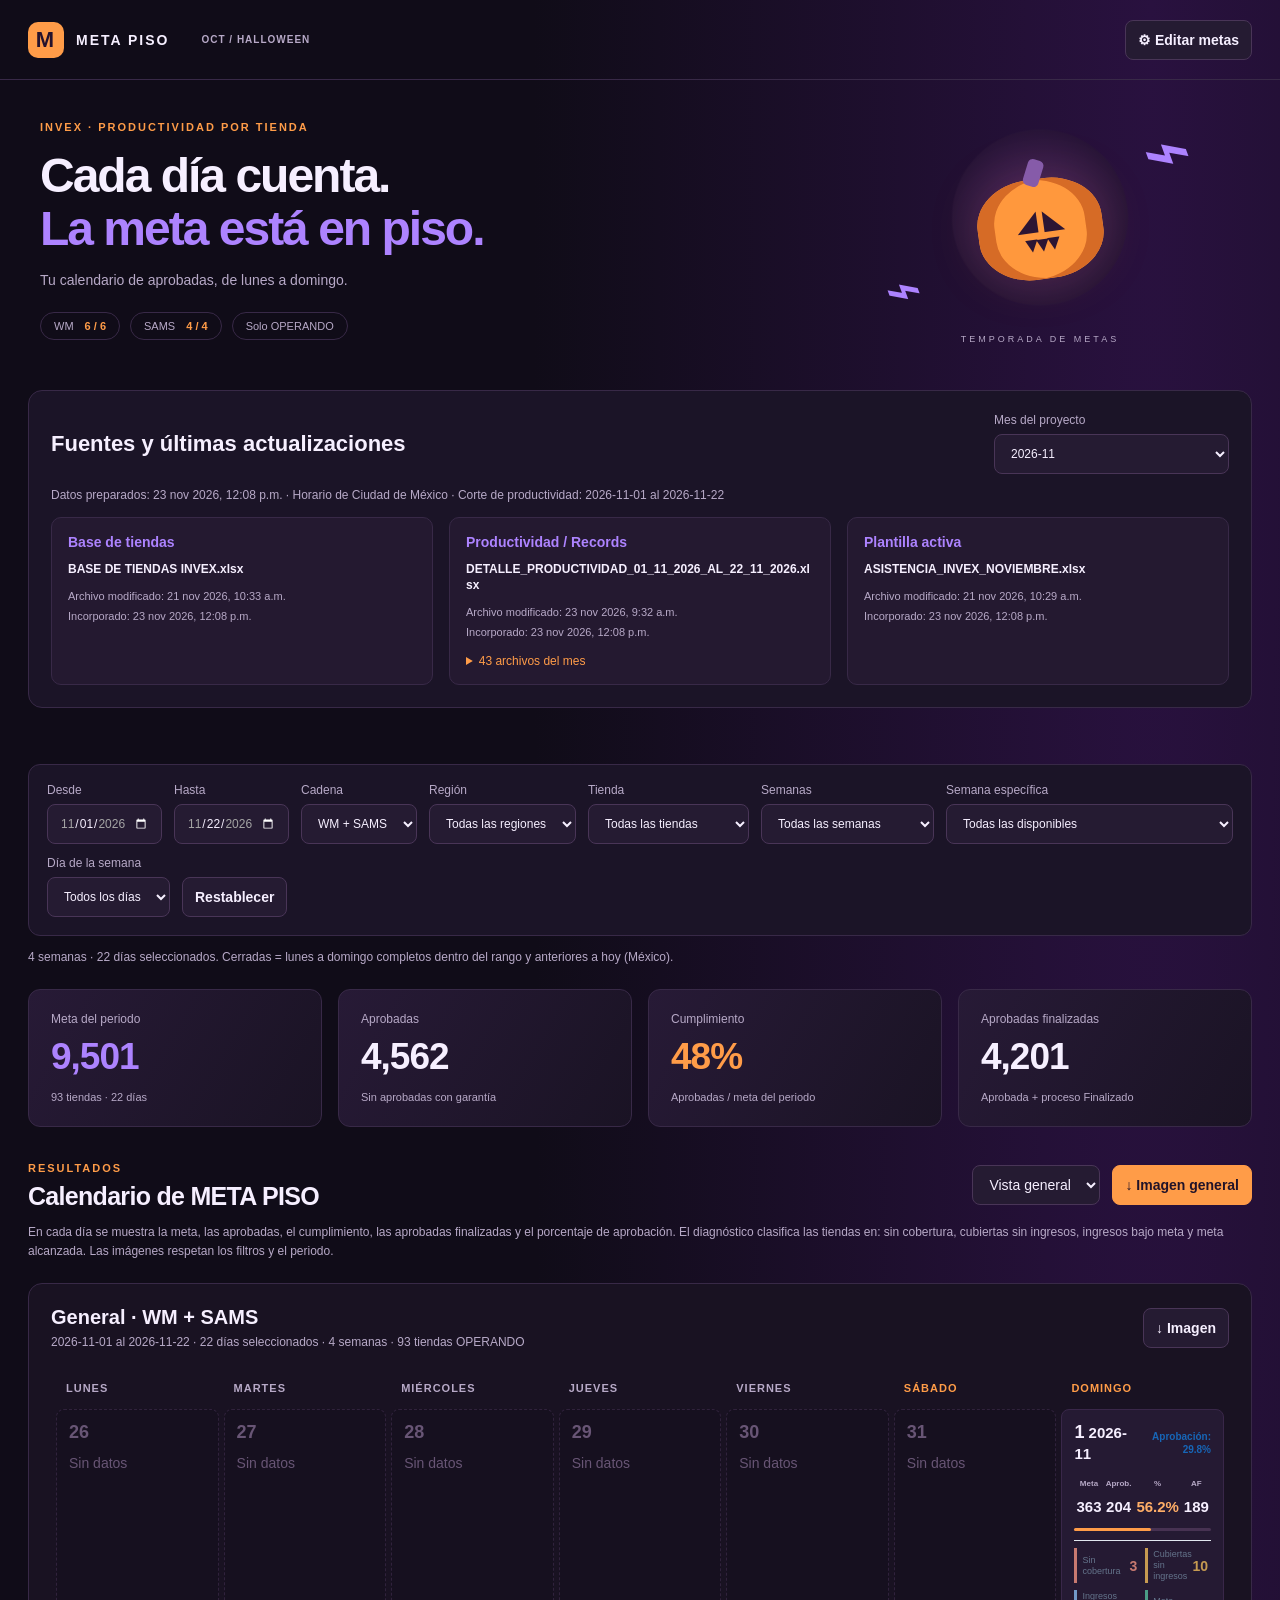
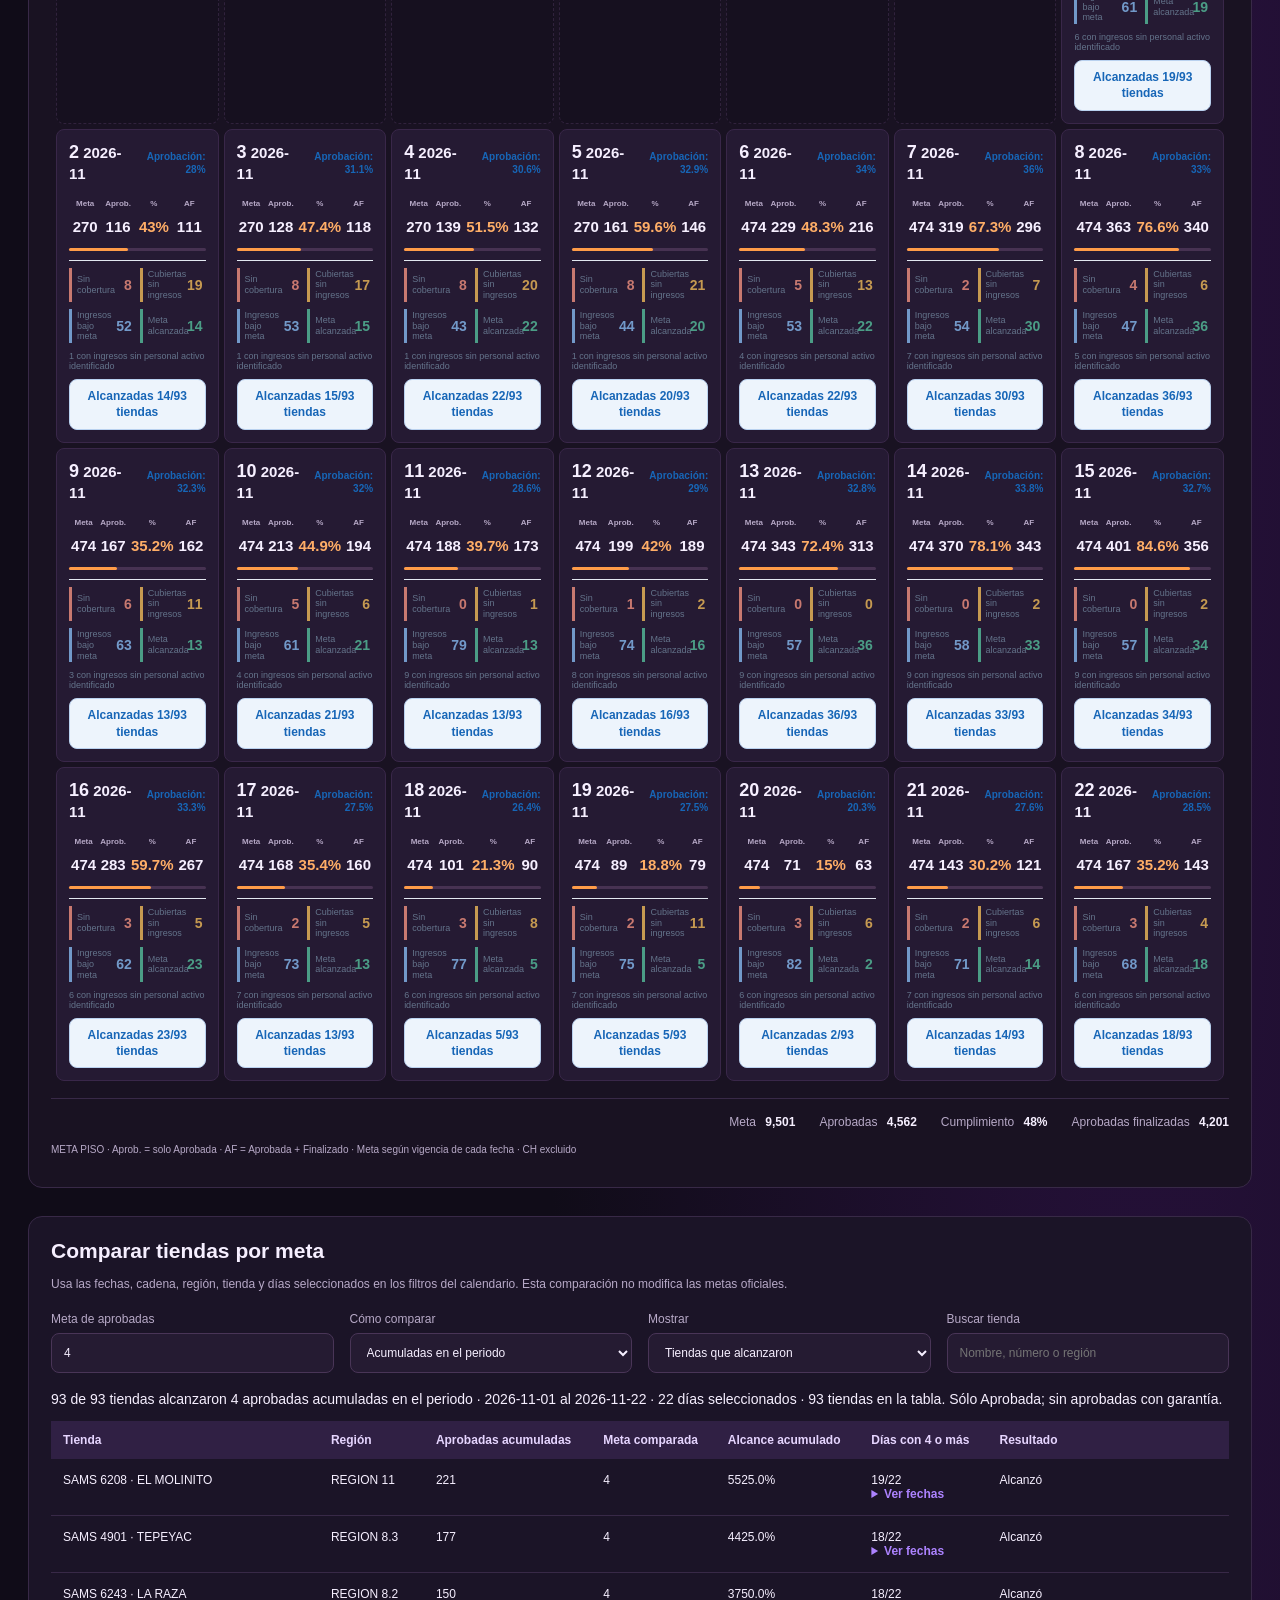
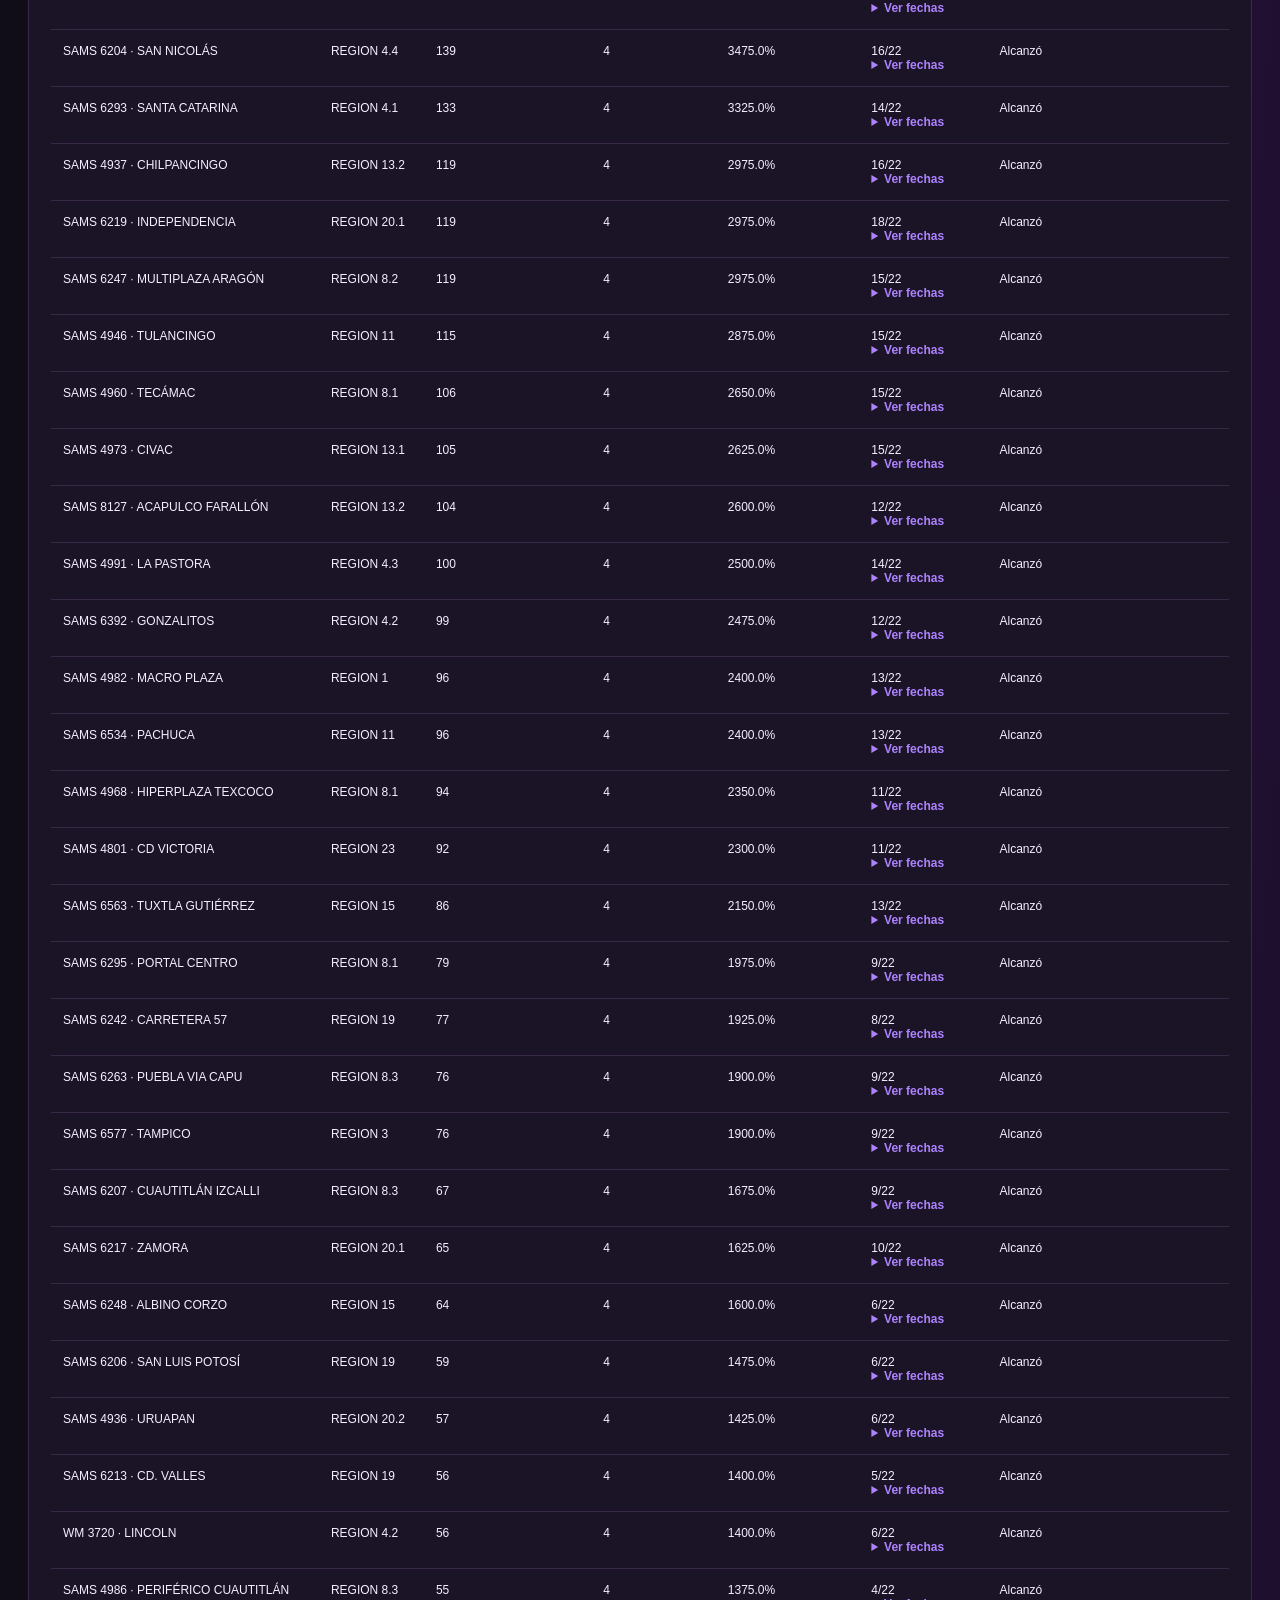
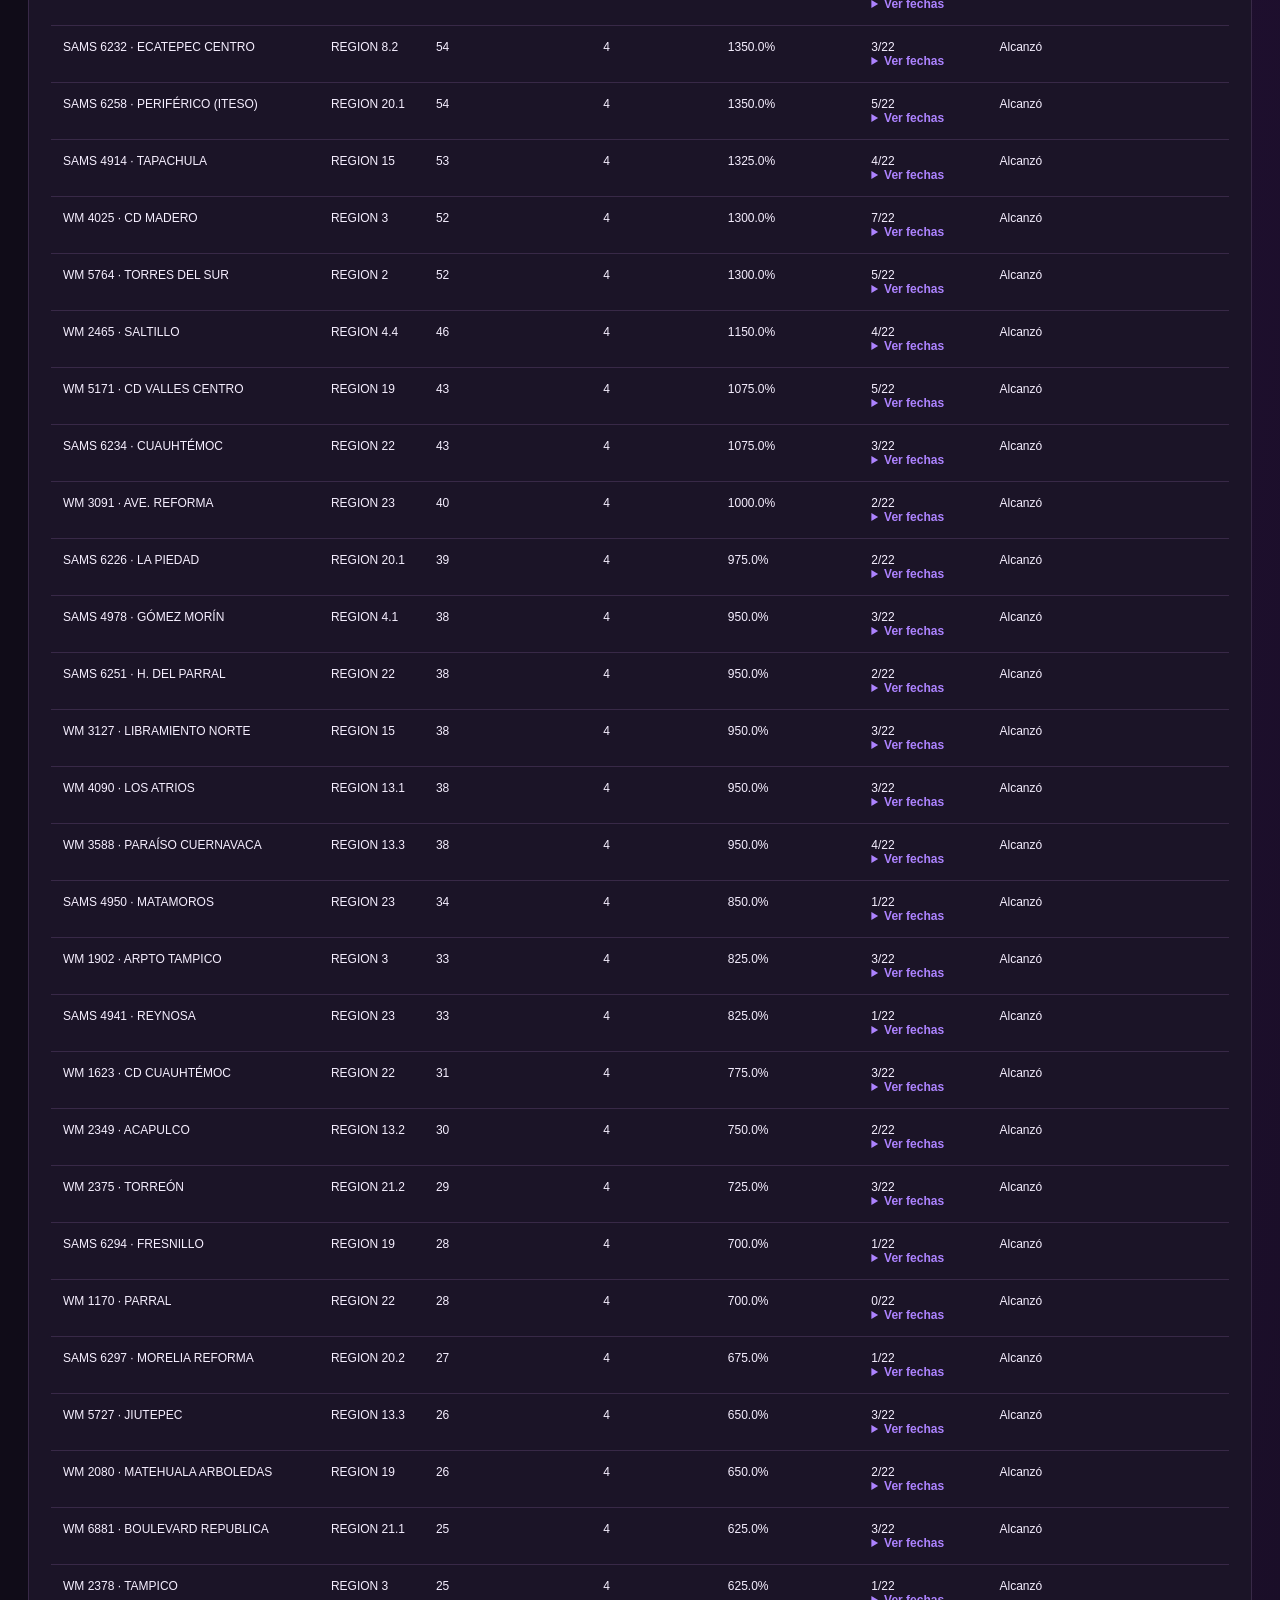
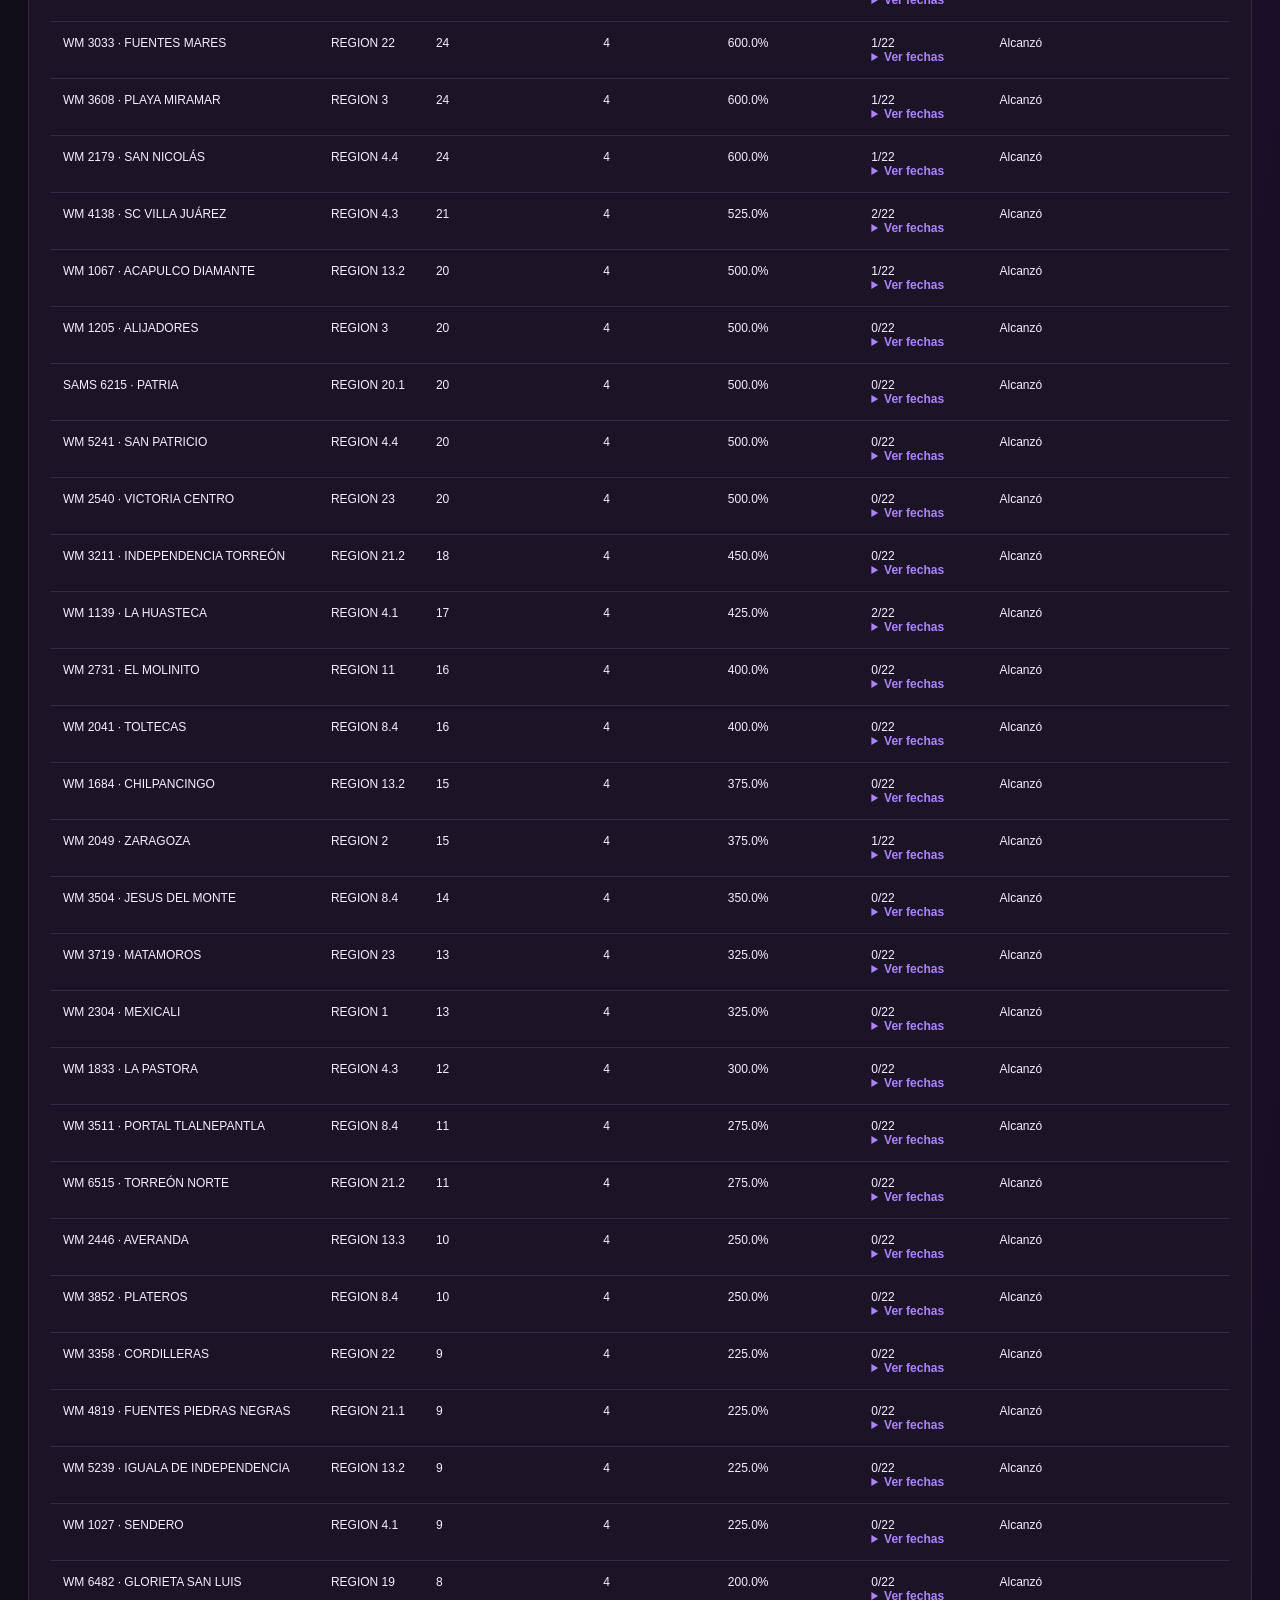
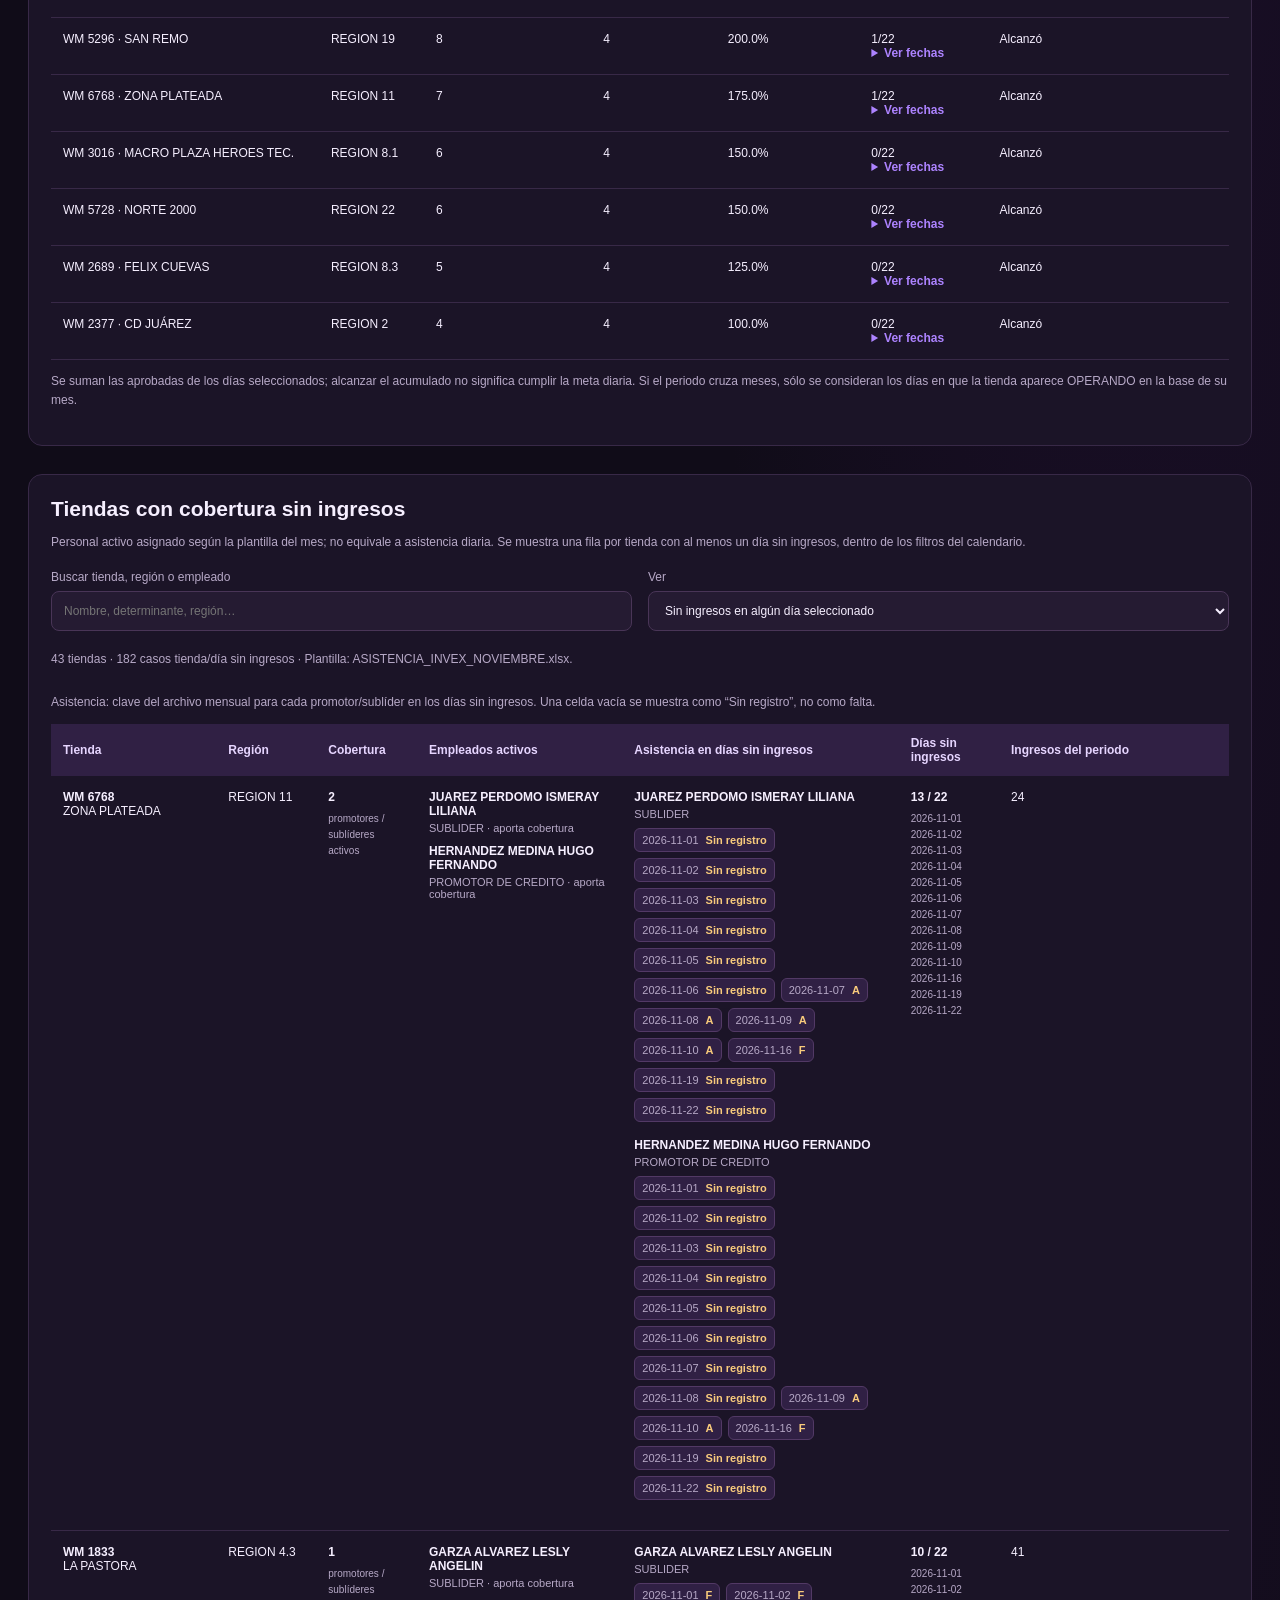
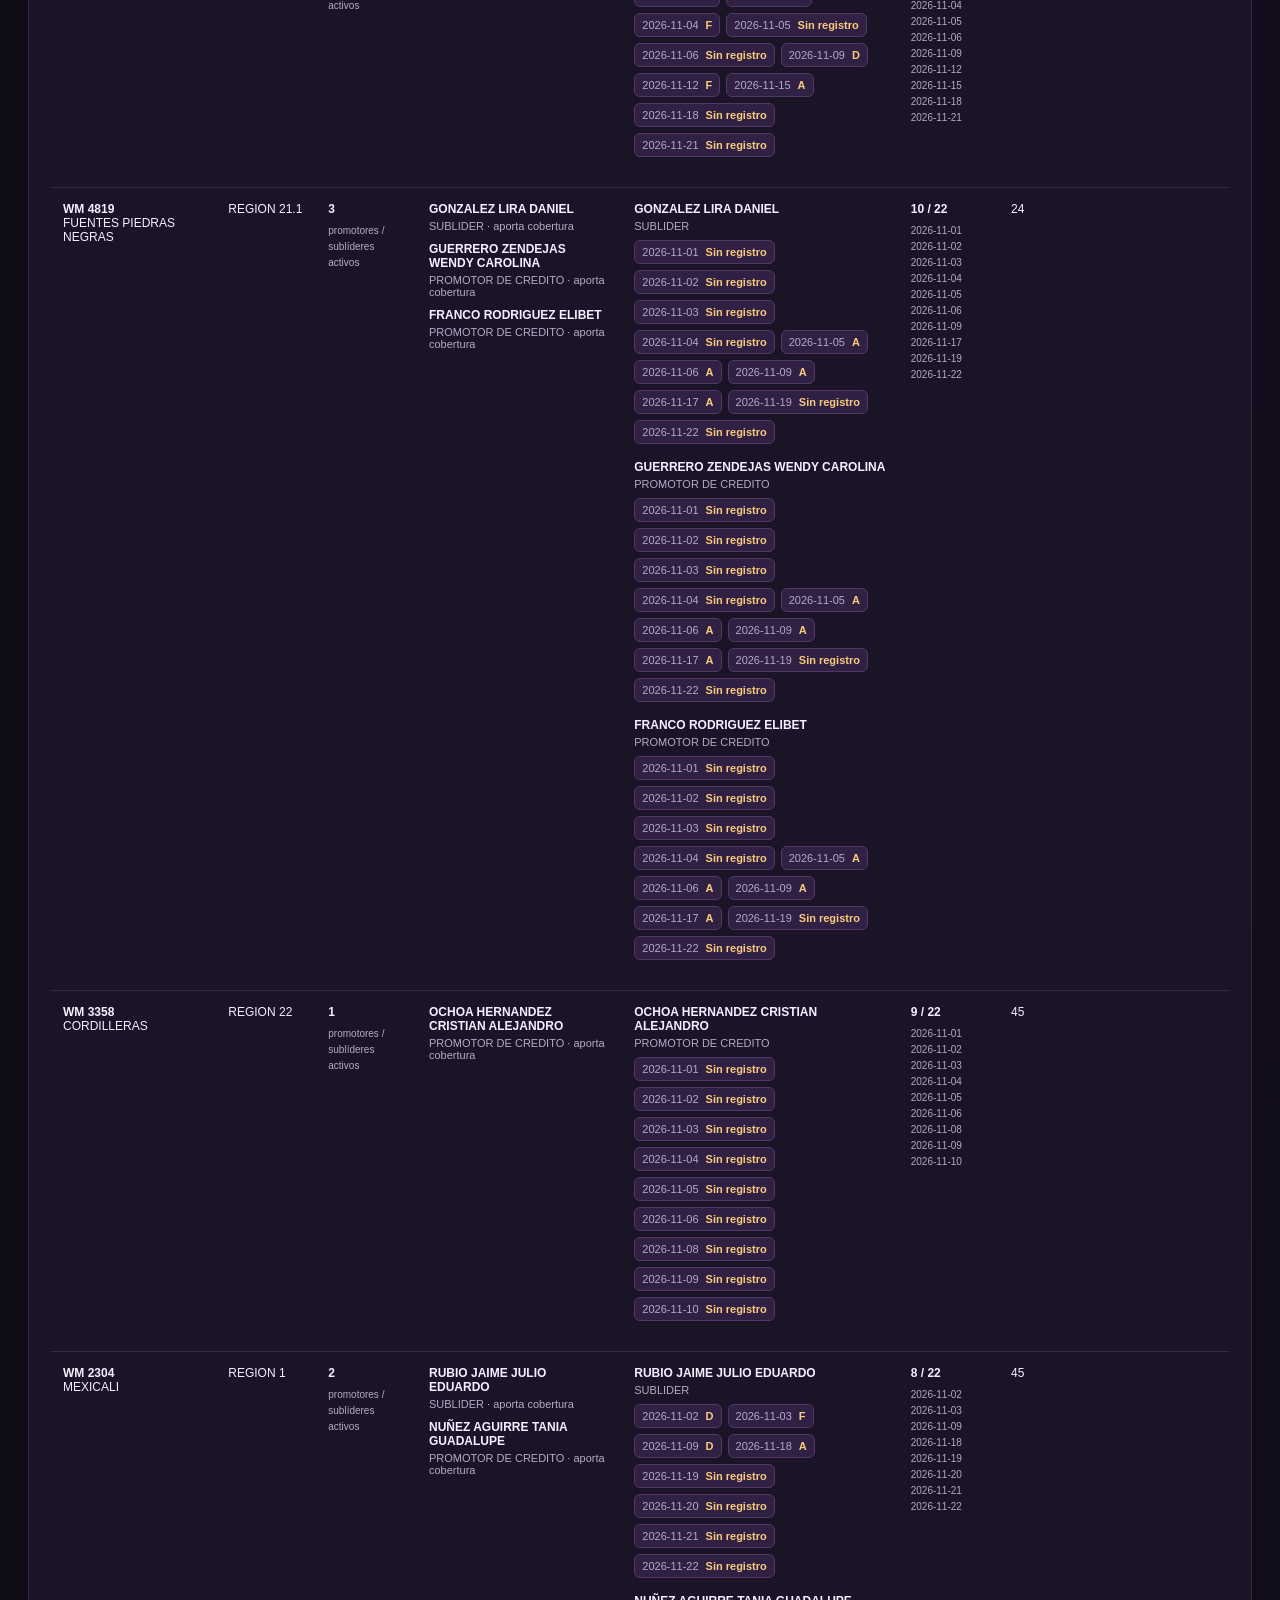
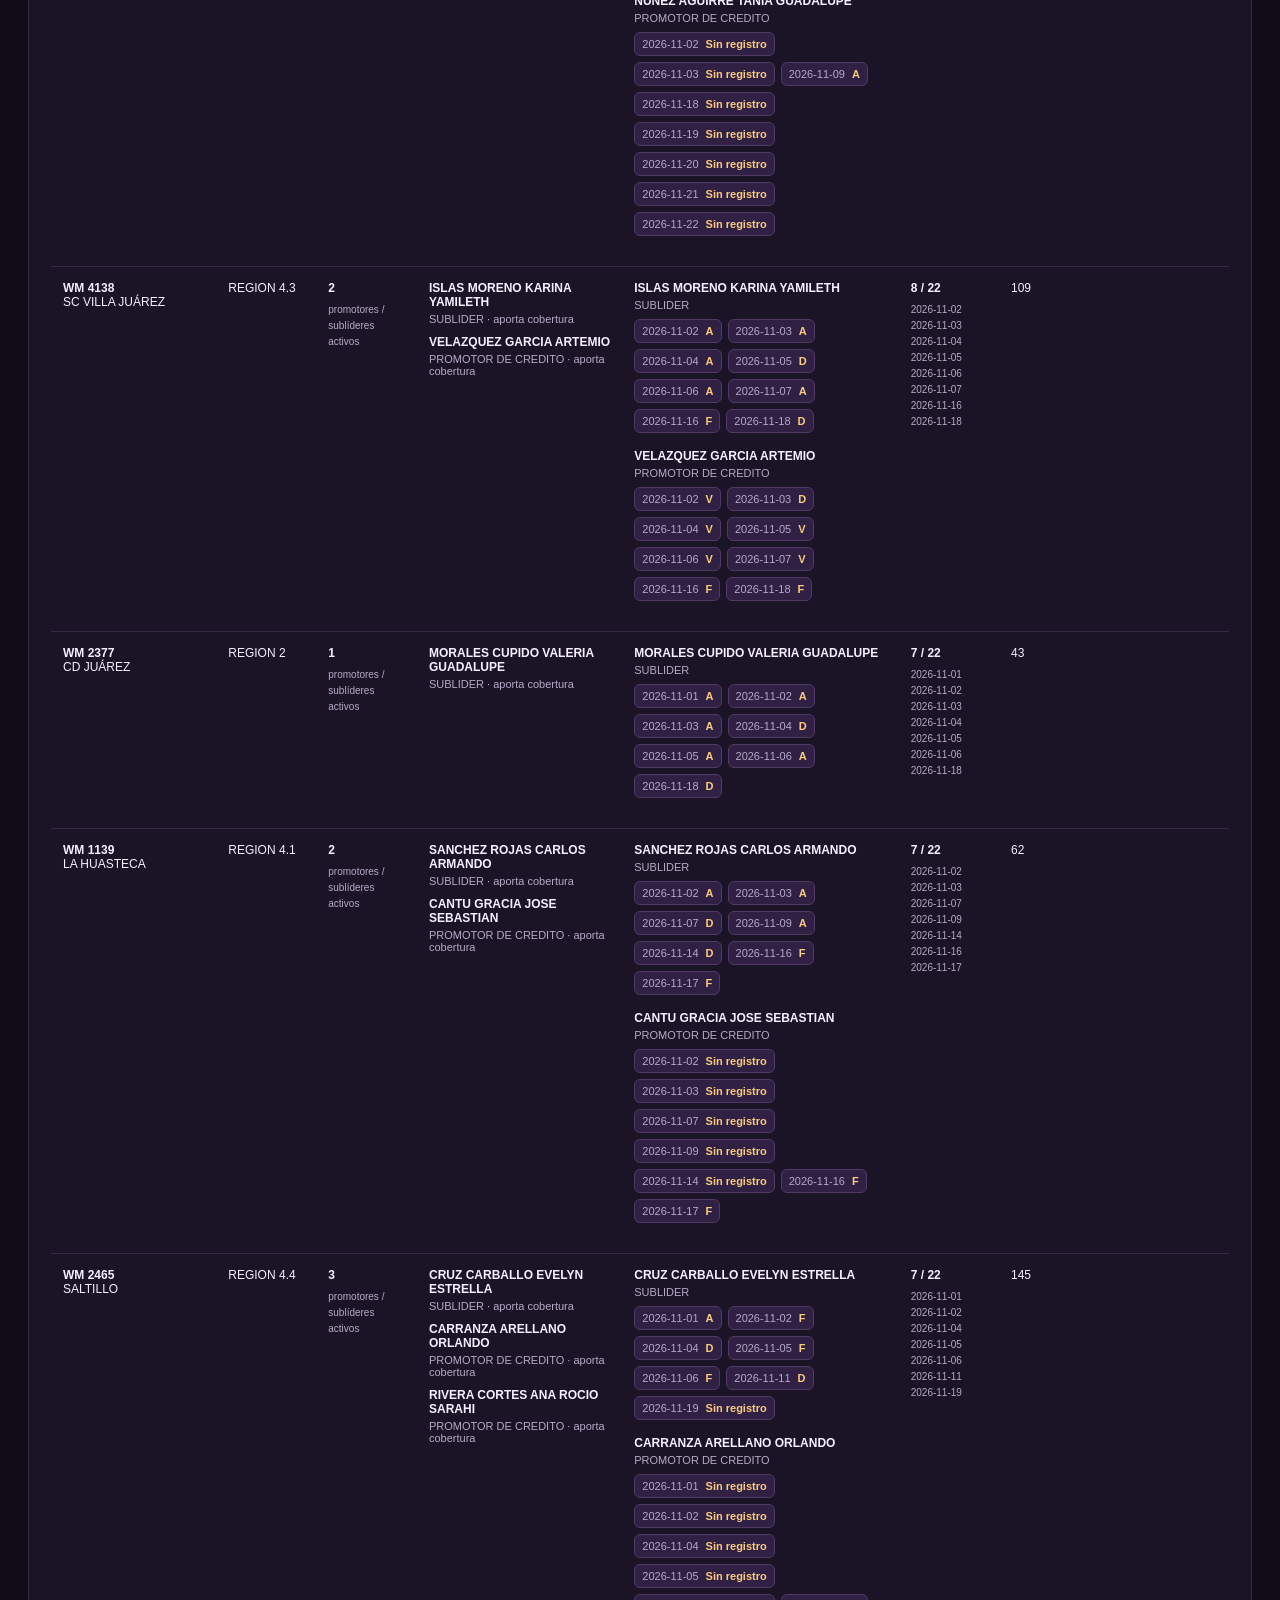
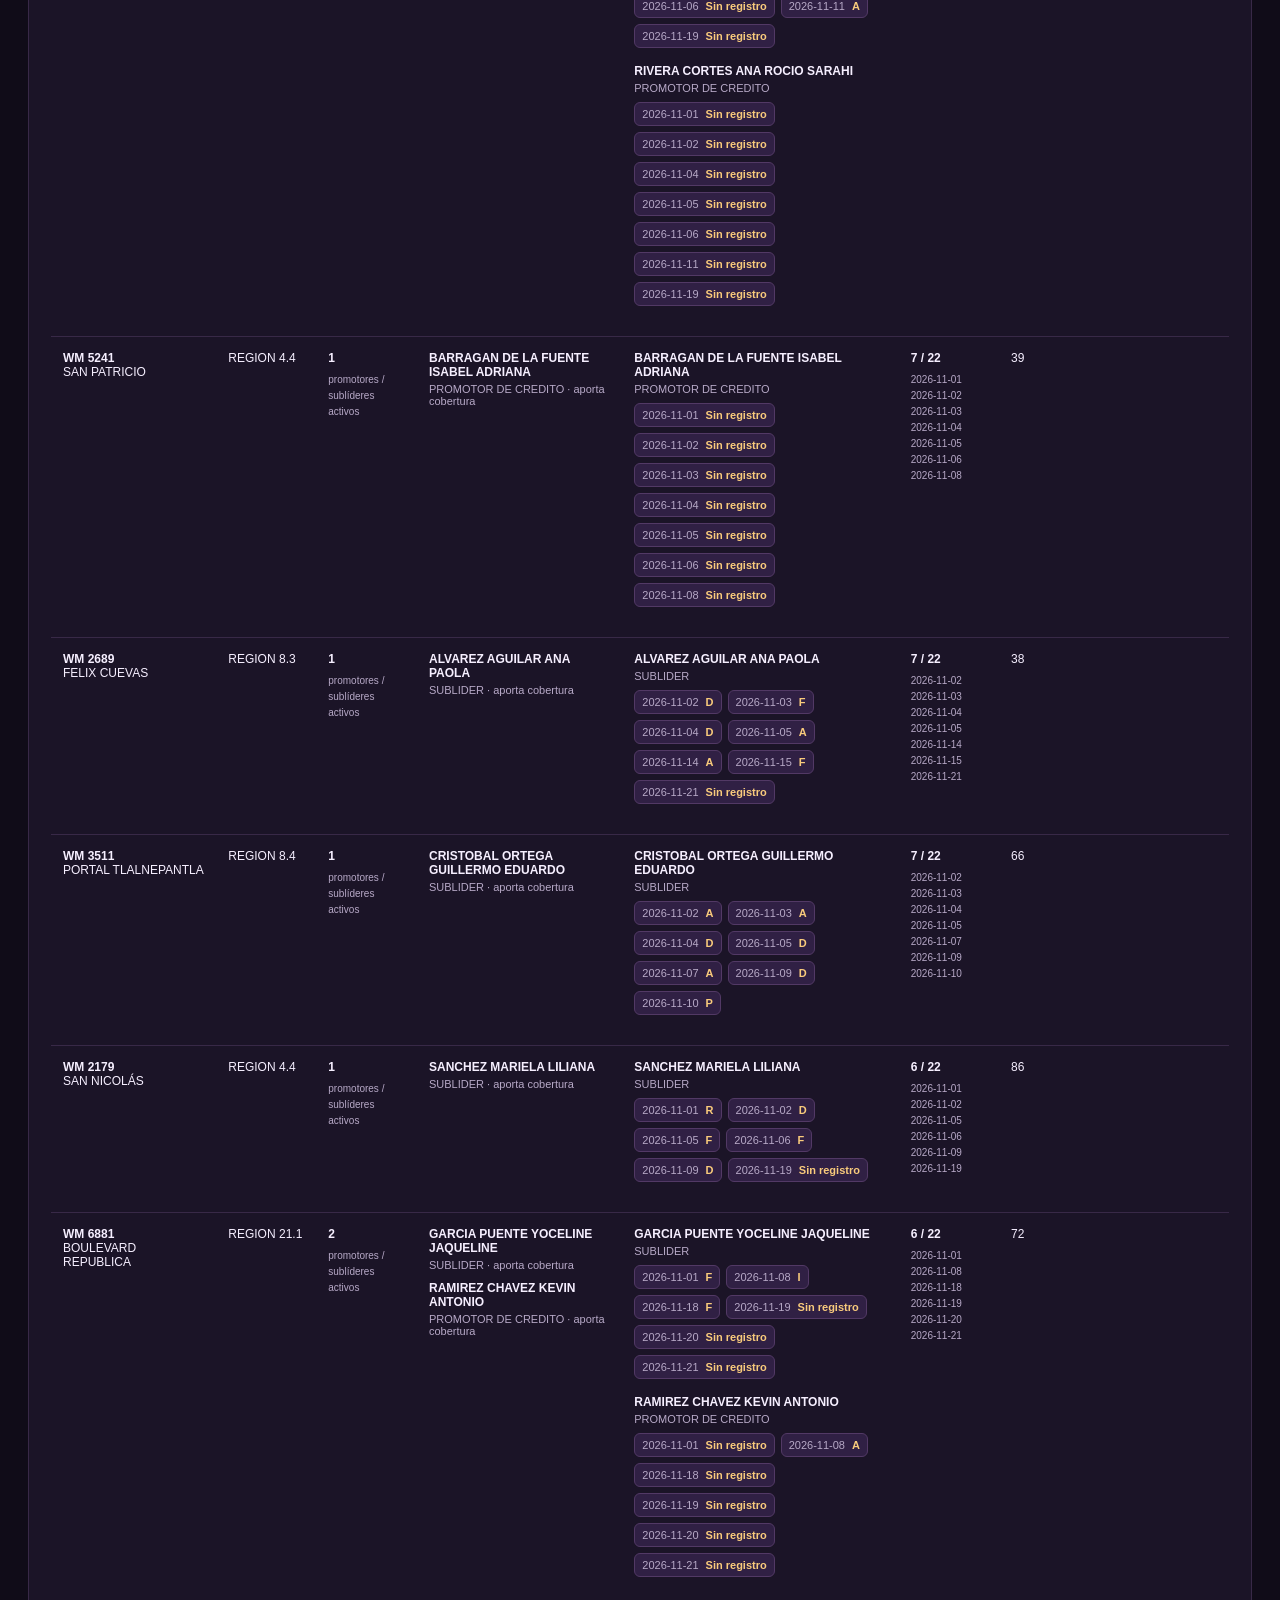
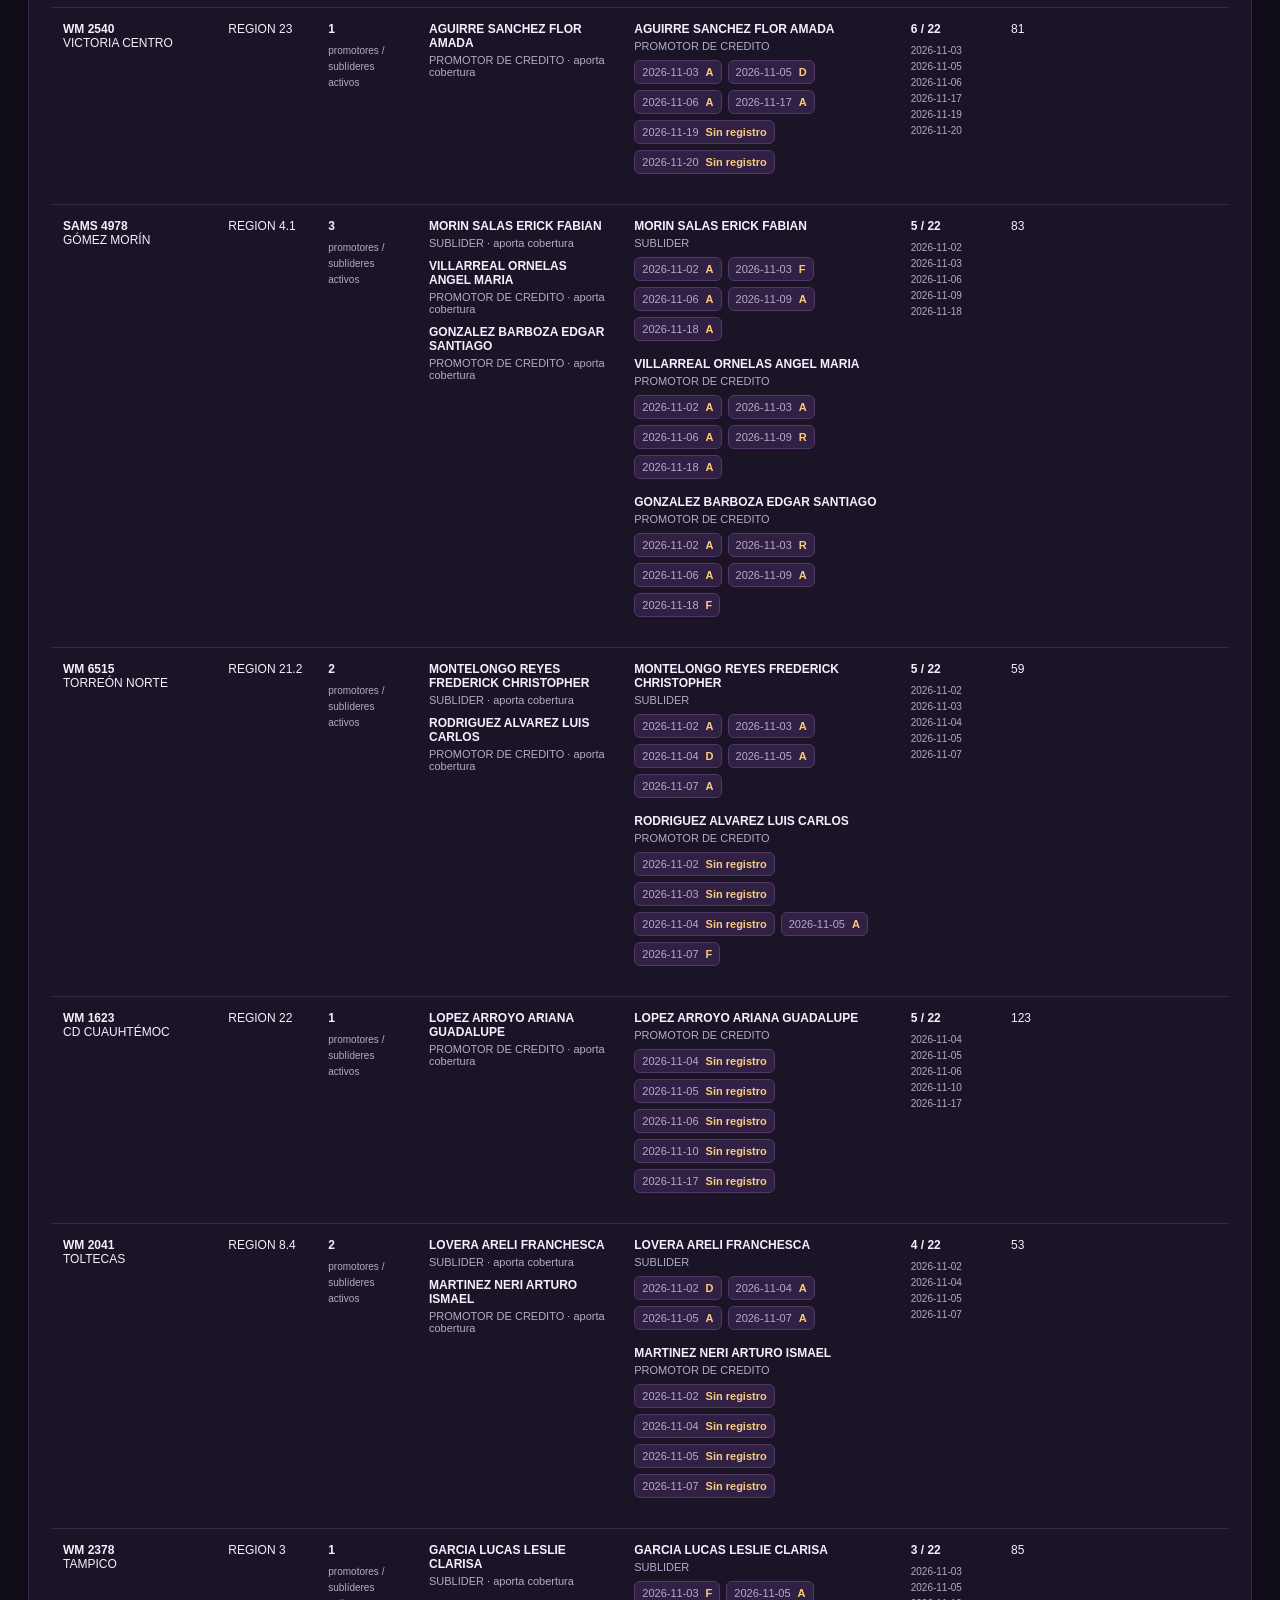
<file: docs/index.html>
<!doctype html>
<html lang="es">

<head>
    <meta charset="utf-8">

    <meta name="viewport"
          content="width=device-width, initial-scale=1">

    <meta name="theme-color" content="#100c18">

    <title>META PISO · Calendario de aprobadas</title>

    <!-- ESTILOS -->
    <link rel="stylesheet" href="style.css?v=28">
    <link rel="stylesheet" href="brands.css?v=28">

    <!-- LIBRERÍAS -->

    <script defer src="vendor/html2canvas.min.js"></script>

    <!-- SISTEMA META PISO -->
    <link rel="stylesheet" href="cobertura-detalle.css?v=32">
    <script defer src="core.js?v=35"></script>
    <script defer src="data/catalog.js?v=2026-11-23T1808100046570000"></script><script defer src="seed.js?v=2026-11-23T1808100046570000"></script><script defer src="fuentes.js?v=33"></script>
    <script defer src="weeks.js"></script>
    <script defer src="brands.js"></script>
    <script defer src="diagnostico.js?v=32"></script>
    <script defer src="cobertura-detalle.js?v=33"></script>
    <script defer src="comparar-tiendas.js?v=1"></script>
    <script defer src="app.js?v=37"></script>

</head>

<body>

    <!-- ENCABEZADO -->
    <header>
        <a class="brand" href="#">
            <span class="brand-icon">M</span>
            META PISO
            <span class="edition">OCT / HALLOWEEN</span>
        </a>

        <button id="settingsButton">
            ⚙ Editar metas
        </button>
    </header>

    <main>

        <!-- PRESENTACIÓN -->
        <section class="hero">
            <div>
                <span class="eyebrow">
                    INVEX · PRODUCTIVIDAD POR TIENDA
                </span>

                <h1>
                    Cada día cuenta.
                    <br>
                    <em>La meta está en piso.</em>
                </h1>

                <p>
                    Tu calendario de aprobadas, de lunes a domingo.
                </p>

                <div class="chips">
                    <span>
                        WM <b id="wmRule">2 / 3</b>
                    </span>

                    <span>
                        SAMS <b id="samsRule">4 / 5</b>
                    </span>

                    <span>Solo OPERANDO</span>
                </div>
            </div>

            <div class="moon" aria-hidden="true">
                <span class="bat one">⌁</span>

                <div class="pumpkin">
                    <i></i>
                    <b>◢ ◣</b>
                    <strong>▾▾▾</strong>
                </div>

                <span class="bat two">⌁</span>
                <span class="moon-label">
                    TEMPORADA DE METAS
                </span>
            </div>
        </section>

        <section class="source-panel" aria-labelledby="sourceTitle">
            <div class="source-heading"><h2 id="sourceTitle">Fuentes y últimas actualizaciones</h2><label>Mes del proyecto<select id="monthSource"></select></label></div>
            <p id="sourceUpdated" class="hint"></p><div id="sourceCards" class="source-cards"></div>
        </section>

        <p
            id="message"
            role="status"
            aria-live="polite"
        ></p>

        <!-- FILTROS -->
        <section class="filters">

            <label>
                Desde
                <input id="from" type="date">
            </label>

            <label>
                Hasta
                <input id="to" type="date">
            </label>

            <label>
                Cadena
                <select id="chain">
                    <option value="">WM + SAMS</option>
                    <option value="WM">WM</option>
                    <option value="SAMS">SAMS</option>
                </select>
            </label>

            <label>
                Región
                <select id="region"></select>
            </label>

            <label class="store-filter">
                Tienda
                <select id="store"></select>
            </label>

            <label>
                Semanas
                <select id="weekMode">
                    <option value="all">
                        Todas las semanas
                    </option>

                    <option value="closed">
                        Solo semanas cerradas
                    </option>
                </select>
            </label>

            <label>
                Semana específica
                <select id="week"></select>
            </label>

            <label>Día de la semana<select id="weekday"><option value="">Todos los días</option><option value="1">Lunes</option><option value="2">Martes</option><option value="3">Miércoles</option><option value="4">Jueves</option><option value="5">Viernes</option><option value="6">Sábado</option><option value="0">Domingo</option></select></label>
            <button id="resetFilters">
                Restablecer
            </button>

        </section>

        <p
            id="weekSummary"
            class="hint"
            role="status"
        ></p>

        <!-- INDICADORES GENERALES -->
        <section class="kpis" id="kpis"></section>

        <!-- RESULTADOS -->
        <section class="toolbar">

            <div>
                <span class="eyebrow">
                    RESULTADOS
                </span>

                <h2>
                    Calendario de META PISO
                </h2>
            </div>

            <div class="toolbar-actions">

                <select
                    id="view"
                    aria-label="Desglose"
                >
                    <option value="general">
                        Vista general
                    </option>

                    <option value="chain">
                        Por cadena
                    </option>

                    <option value="region">
                        Por región
                    </option>

                    <option value="store">
                        Por tienda
                    </option>
                </select>

                <button
                    class="primary"
                    id="downloadAll"
                >
                    ↓ Imagen general
                </button>

            </div>
        </section>

        <p class="hint">
            En cada día se muestra la meta, las aprobadas,
            el cumplimiento, las aprobadas finalizadas
            y el porcentaje de aprobación.

            El diagnóstico clasifica las tiendas en:
            sin cobertura, cubiertas sin ingresos,
            ingresos bajo meta y meta alcanzada.

            Las imágenes respetan los filtros y el periodo.
        </p>

        <!-- CALENDARIOS GENERADOS POR APP.JS -->
        <div id="reports"></div>

        <section id="coverageDetail" class="coverage-detail" aria-labelledby="coverageTitle">
            <h2 id="coverageTitle">Tiendas con cobertura sin ingresos</h2>
            <p class="hint">Personal activo asignado según la plantilla del mes; no equivale a asistencia diaria. Se muestra una fila por tienda con al menos un día sin ingresos, dentro de los filtros del calendario.</p>
            <div class="coverage-controls">
                <label>Buscar tienda, región o empleado<input id="coverageSearch" type="search" placeholder="Nombre, determinante, región…"></label>
                <label>Ver<select id="coverageMode"><option value="any">Sin ingresos en algún día seleccionado</option><option value="all">Sin ingresos en todo el periodo seleccionado</option></select></label>
            </div>
            <p id="coverageStatus" role="status"></p>
            <div id="coverageTable" class="coverage-scroll"></div>
        </section>

        <details class="audit"><summary>Fuentes y criterios de cálculo</summary><div id="audit"></div>
        <p>Solo tiendas OPERANDO de WM y SAMS. Meta WM: 2 lunes a viernes y 3 sábado/domingo; SAMS: 4 y 5, salvo edición. Cumplimiento = aprobadas / meta. Aprobación = aprobadas / ingresos. Se cuenta solo Aprobada; AF exige además Finalizado. Las fechas corresponden a la creación de las solicitudes.</p>
        <p>La cobertura utiliza promotores y sublíderes ACTIVO de la plantilla del mes, no asistencia diaria. La tabla inferior muestra las tiendas cubiertas con cero ingresos en los días seleccionados. Los datos faltantes no se consideran cero.</p>
        <p>Las fuentes se mantienen por mes en el proyecto. Una actualización de productividad reemplaza los días incluidos en el nuevo archivo para evitar sumar cortes duplicados. Las metas usan su fecha de vigencia: hasta el 05/11/2026 WM 2/3 y SAMS 4/5; desde el 06/11/2026 WM 6/6 y SAMS 4/4. Los cambios adicionales se guardan por fecha en este navegador; los datos proceden siempre de la versión publicada.</p>
        </details>

        <footer>
            META PISO
            <span>
                Solo aprobadas. Un objetivo diario.
            </span>
        </footer>

    </main>

    <!-- CONFIGURACIÓN DE METAS -->
    <dialog id="settings">

        <form id="goalsForm">

            <div class="dialog-heading">
                <h2>Metas de aprobadas</h2>

                <button
                    type="button"
                    id="closeSettings"
                    aria-label="Cerrar"
                >
                    ✕
                </button>
            </div>

            <p>
                Entre semana: lunes a viernes.
                Fin de semana: sábado y domingo.
            </p>

            <label>Aplicar desde<input id="goalFrom" type="date" required min="2026-01-01"></label><p class="hint">El cambio aplica desde esta fecha hasta la siguiente vigencia. Se guarda en este navegador. Los días anteriores conservan sus metas.</p><div id="goalHistory"></div>
            <div class="goal-grid">

                <span>Cadena</span>
                <span>Lun–Vie</span>
                <span>Sáb–Dom</span>

                <b>WM</b>

                <input
                    id="wmWeek"
                    type="number"
                    min="0"
                    max="10000"
                    step="1"
                    required
                    aria-label="Meta WM entre semana"
                >

                <input
                    id="wmEnd"
                    type="number"
                    min="0"
                    max="10000"
                    step="1"
                    required
                    aria-label="Meta WM fin de semana"
                >

                <b>SAMS</b>

                <input
                    id="samsWeek"
                    type="number"
                    min="0"
                    max="10000"
                    step="1"
                    required
                    aria-label="Meta SAMS entre semana"
                >

                <input
                    id="samsEnd"
                    type="number"
                    min="0"
                    max="10000"
                    step="1"
                    required
                    aria-label="Meta SAMS fin de semana"
                >

            </div>

            <h3>Excepción por tienda</h3>

            <label>
                Tienda
                <select id="overrideStore"></select>
            </label>

            <div class="override-fields">

                <label>
                    Lun–Vie

                    <input
                        id="overrideWeek"
                        type="number"
                        min="0"
                        max="10000"
                        step="1"
                        placeholder="Meta de cadena"
                    >
                </label>

                <label>
                    Sáb–Dom

                    <input
                        id="overrideEnd"
                        type="number"
                        min="0"
                        max="10000"
                        step="1"
                        placeholder="Meta de cadena"
                    >
                </label>

            </div>

            <p class="hint">
                Deja ambos campos vacíos para usar la meta
                de cadena. Se guarda una excepción por tienda desde la fecha indicada.
            </p>

            <div class="dialog-actions">

                <button
                    type="button"
                    id="restoreGoals"
                >
                    Restaurar desde esta fecha
                </button>

                <button
                    type="submit"
                    class="primary"
                >
                    Guardar metas
                </button>

            </div>

        </form>

    </dialog>

</body>
</html>
</file>
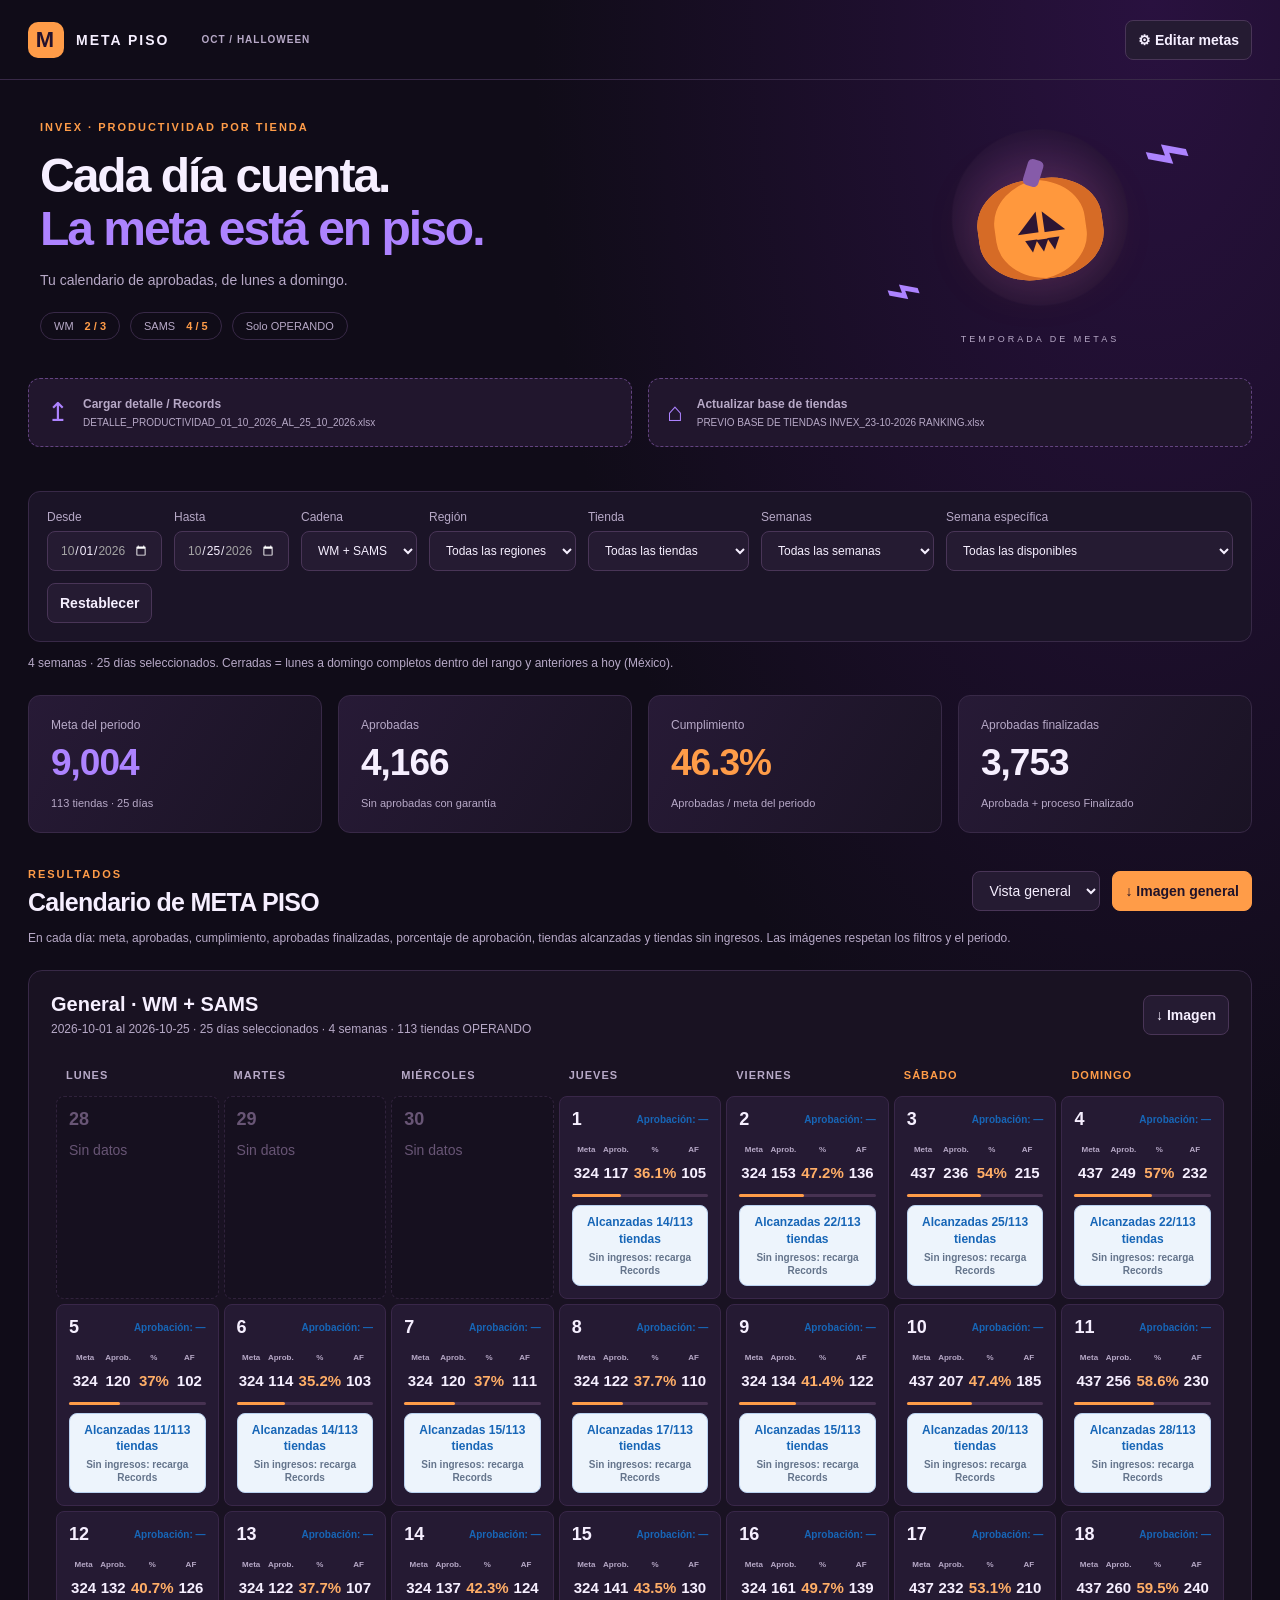
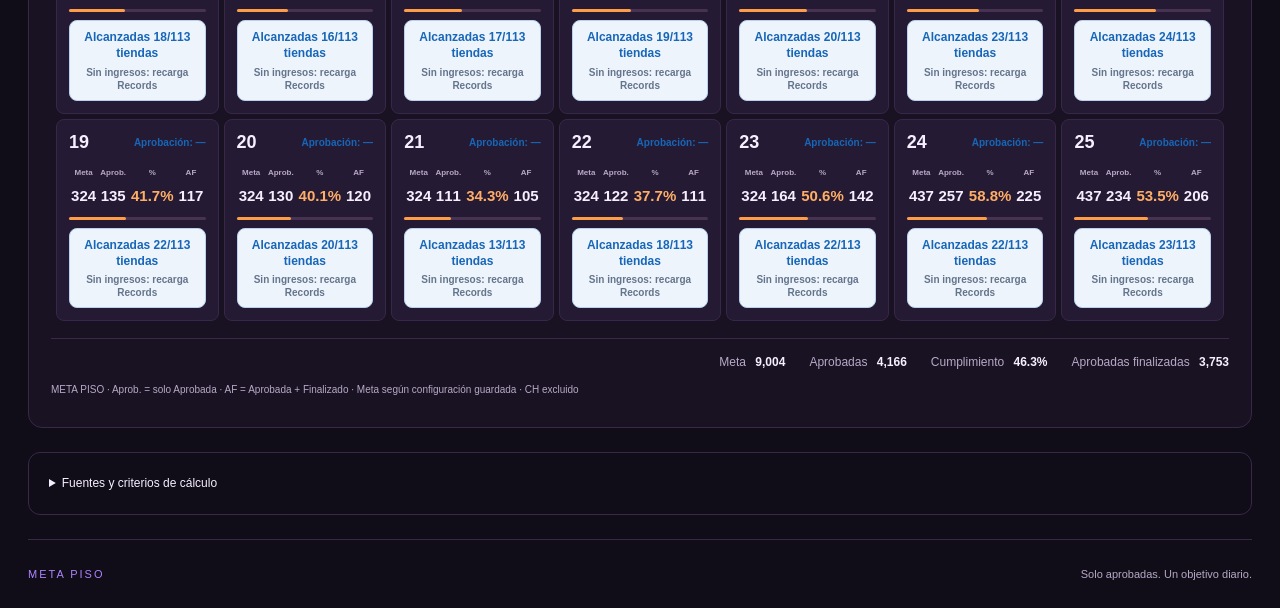
<file: site/index.html>
<!doctype html>
<html lang="es">

<head>
    <meta charset="utf-8">

    <meta name="viewport"
          content="width=device-width, initial-scale=1">

    <meta name="theme-color" content="#100c18">

    <title>META PISO · Calendario de aprobadas</title>

    <!-- ESTILOS -->
    <link rel="stylesheet" href="style.css?v=10">
    <link rel="stylesheet" href="brands.css?v=10">

    <!-- LIBRERÍAS -->
    <script defer src="vendor/xlsx.full.min.js"></script>
    <script defer src="vendor/html2canvas.min.js"></script>

    <!-- SISTEMA META PISO -->
    <script defer src="core.js?v=10"></script>
    <script defer src="seed.js"></script>
    <script defer src="weeks.js"></script>
    <script defer src="brands.js"></script>
    <script defer src="app.js?v=10"></script>
</head>

<body>

    <!-- ENCABEZADO -->
    <header>
        <a class="brand" href="#">
            <span class="brand-icon">M</span>
            META PISO
            <span class="edition">OCT / HALLOWEEN</span>
        </a>

        <button id="settingsButton">
            ⚙ Editar metas
        </button>
    </header>

    <main>

        <!-- PRESENTACIÓN -->
        <section class="hero">
            <div>
                <span class="eyebrow">
                    INVEX · PRODUCTIVIDAD POR TIENDA
                </span>

                <h1>
                    Cada día cuenta.
                    <br>
                    <em>La meta está en piso.</em>
                </h1>

                <p>
                    Tu calendario de aprobadas, de lunes a domingo.
                </p>

                <div class="chips">
                    <span>
                        WM <b id="wmRule">2 / 3</b>
                    </span>

                    <span>
                        SAMS <b id="samsRule">4 / 5</b>
                    </span>

                    <span>Solo OPERANDO</span>
                </div>
            </div>

            <div class="moon" aria-hidden="true">
                <span class="bat one">⌁</span>

                <div class="pumpkin">
                    <i></i>
                    <b>◢ ◣</b>
                    <strong>▾▾▾</strong>
                </div>

                <span class="bat two">⌁</span>
                <span class="moon-label">
                    TEMPORADA DE METAS
                </span>
            </div>
        </section>

        <!-- CARGA DE ARCHIVOS -->
        <section class="sources">

            <label class="upload">
                <span class="upload-icon">↥</span>

                <span>
                    <b>Cargar detalle / Records</b>
                    <small id="detailName">
                        Excel o CSV
                    </small>
                </span>

                <input
                    id="detailFile"
                    type="file"
                    accept=".xlsx,.xls,.csv"
                >
            </label>

            <label class="upload">
                <span class="upload-icon">⌂</span>

                <span>
                    <b>Actualizar base de tiendas</b>
                    <small id="baseName">
                        Excel o CSV
                    </small>
                </span>

                <input
                    id="baseFile"
                    type="file"
                    accept=".xlsx,.xls,.csv"
                >
            </label>

        </section>

        <p
            id="message"
            role="status"
            aria-live="polite"
        ></p>

        <!-- FILTROS -->
        <section class="filters">

            <label>
                Desde
                <input id="from" type="date">
            </label>

            <label>
                Hasta
                <input id="to" type="date">
            </label>

            <label>
                Cadena
                <select id="chain">
                    <option value="">WM + SAMS</option>
                    <option value="WM">WM</option>
                    <option value="SAMS">SAMS</option>
                </select>
            </label>

            <label>
                Región
                <select id="region"></select>
            </label>

            <label class="store-filter">
                Tienda
                <select id="store"></select>
            </label>

            <label>
                Semanas
                <select id="weekMode">
                    <option value="all">
                        Todas las semanas
                    </option>

                    <option value="closed">
                        Solo semanas cerradas
                    </option>
                </select>
            </label>

            <label>
                Semana específica
                <select id="week"></select>
            </label>

            <button id="resetFilters">
                Restablecer
            </button>

        </section>

        <p
            id="weekSummary"
            class="hint"
            role="status"
        ></p>

        <!-- INDICADORES GENERALES -->
        <section class="kpis" id="kpis"></section>

        <!-- RESULTADOS -->
        <section class="toolbar">

            <div>
                <span class="eyebrow">
                    RESULTADOS
                </span>

                <h2>
                    Calendario de META PISO
                </h2>
            </div>

            <div class="toolbar-actions">

                <select
                    id="view"
                    aria-label="Desglose"
                >
                    <option value="general">
                        Vista general
                    </option>

                    <option value="chain">
                        Por cadena
                    </option>

                    <option value="region">
                        Por región
                    </option>

                    <option value="store">
                        Por tienda
                    </option>
                </select>

                <button
                    class="primary"
                    id="downloadAll"
                >
                    ↓ Imagen general
                </button>

            </div>
        </section>

        <p class="hint">
            En cada día: meta, aprobadas, cumplimiento,
            aprobadas finalizadas, porcentaje de aprobación,
            tiendas alcanzadas y tiendas sin ingresos.
            Las imágenes respetan los filtros y el periodo.
        </p>

        <!-- CALENDARIOS GENERADOS POR APP.JS -->
        <div id="reports"></div>

        <!-- FUENTES Y CRITERIOS -->
        <details class="audit">

            <summary>
                Fuentes y criterios de cálculo
            </summary>

            <div id="audit"></div>

            <p>
                Meta diaria por tienda: WM 2 entre semana
                y 3 sábado/domingo; SAMS 4 y 5,
                salvo edición.

                Cumplimiento = aprobadas ÷ meta.

                Porcentaje de aprobación =
                trámites aprobados ÷ trámites ingresados.

                Finalizadas = Aprobada + Finalizado,
                por fecha de creación.

                Se excluyen garantía, CH, IKEA,
                folios no numéricos y duplicados idénticos.
            </p>

            <p>
                Las tiendas OPERANDO sin actividad cuentan
                en la meta.

                Tiendas alcanzadas = tiendas que cumplen
                o superan su meta individual del día.

                Tiendas sin ingresos = tiendas OPERANDO
                sin trámites registrados en el día.

                Las metas editadas aplican al periodo
                completo mostrado.
            </p>

            <p>
                El rango inicial corresponde a las fechas
                del detalle.

                Dentro de ese rango, un día sin operaciones
                se considera cero; fuera del rango no se
                supone productividad.

                Cargar un detalle reemplaza al anterior.

                Los datos cargados y las metas se guardan
                en este navegador.
            </p>

        </details>

        <!-- PIE DE PÁGINA -->
        <footer>
            META PISO
            <span>
                Solo aprobadas. Un objetivo diario.
            </span>
        </footer>

    </main>

    <!-- CONFIGURACIÓN DE METAS -->
    <dialog id="settings">

        <form id="goalsForm">

            <div class="dialog-heading">
                <h2>Metas de aprobadas</h2>

                <button
                    type="button"
                    id="closeSettings"
                    aria-label="Cerrar"
                >
                    ✕
                </button>
            </div>

            <p>
                Entre semana: lunes a viernes.
                Fin de semana: sábado y domingo.
            </p>

            <div class="goal-grid">

                <span>Cadena</span>
                <span>Lun–Vie</span>
                <span>Sáb–Dom</span>

                <b>WM</b>

                <input
                    id="wmWeek"
                    type="number"
                    min="0"
                    max="10000"
                    step="1"
                    required
                    aria-label="Meta WM entre semana"
                >

                <input
                    id="wmEnd"
                    type="number"
                    min="0"
                    max="10000"
                    step="1"
                    required
                    aria-label="Meta WM fin de semana"
                >

                <b>SAMS</b>

                <input
                    id="samsWeek"
                    type="number"
                    min="0"
                    max="10000"
                    step="1"
                    required
                    aria-label="Meta SAMS entre semana"
                >

                <input
                    id="samsEnd"
                    type="number"
                    min="0"
                    max="10000"
                    step="1"
                    required
                    aria-label="Meta SAMS fin de semana"
                >

            </div>

            <h3>Excepción por tienda</h3>

            <label>
                Tienda
                <select id="overrideStore"></select>
            </label>

            <div class="override-fields">

                <label>
                    Lun–Vie

                    <input
                        id="overrideWeek"
                        type="number"
                        min="0"
                        max="10000"
                        step="1"
                        placeholder="Meta de cadena"
                    >
                </label>

                <label>
                    Sáb–Dom

                    <input
                        id="overrideEnd"
                        type="number"
                        min="0"
                        max="10000"
                        step="1"
                        placeholder="Meta de cadena"
                    >
                </label>

            </div>

            <p class="hint">
                Deja ambos campos vacíos para usar la meta
                de cadena. Se guarda una excepción a la vez.
            </p>

            <div class="dialog-actions">

                <button
                    type="button"
                    id="restoreGoals"
                >
                    Restaurar todas
                </button>

                <button
                    type="submit"
                    class="primary"
                >
                    Guardar metas
                </button>

            </div>

        </form>

    </dialog>

</body>
</html>
</file>
<file: docs/style.css>
@import url('data:text/css,');
:root{color-scheme:dark;--bg:#100c18;--panel:#1b1427;--line:#382947;--purple:#ad83ff;--orange:#ff9c48;--text:#f6efff;--muted:#b7a9c7}*{box-sizing:border-box}body{margin:0;background:radial-gradient(ellipse at 90% 0,#29113f 0,transparent 38%),var(--bg);color:var(--text);font:14px 'Segoe UI',Arial,sans-serif}header{height:80px;border-bottom:1px solid var(--line);display:flex;align-items:center;justify-content:space-between;padding:0 max(28px,calc((100vw - 1440px)/2));gap:20px}.brand{display:flex;align-items:center;gap:12px;text-decoration:none;color:var(--text);font-weight:800;letter-spacing:2px}.brand-icon{display:grid;place-items:center;background:var(--orange);color:#24122d;border-radius:10px;width:36px;height:36px;font-size:22px}.edition{font-size:10px;color:var(--muted);letter-spacing:1px;margin-left:20px}main{max-width:1496px;padding:0 28px;margin:auto}.hero{display:flex;align-items:center;justify-content:space-between;min-height:298px;padding:30px 12px;overflow:hidden}.eyebrow{font-size:11px;font-weight:700;letter-spacing:2px;color:var(--orange)}h1{font-size:48px;line-height:1.1;letter-spacing:-2px;margin:16px 0}h1 em{color:var(--purple);font-style:normal}.hero p,.hint{color:var(--muted)}.chips{display:flex;gap:10px;margin-top:24px}.chips span{padding:7px 13px;border:1px solid var(--line);border-radius:20px;font-size:11px;color:var(--muted)}.chips b{color:var(--orange);margin-left:8px}.moon{width:260px;height:230px;position:relative;background:radial-gradient(circle at 50% 45%,#4d2566 0,#281538 48%,transparent 49%);display:grid;place-items:center;margin-right:70px}.pumpkin{width:125px;height:100px;border-radius:43%;background:#ff983d;box-shadow:inset 17px 0 #d66b26,inset -17px 0 #d66b26,0 0 55px #ff8b3820;display:flex;flex-direction:column;align-items:center;justify-content:center;transform:rotate(-8deg);color:#2c1533;position:relative;font-size:25px}.pumpkin i{position:absolute;top:-20px;width:16px;height:27px;background:#865ba9;transform:rotate(25deg);border-radius:5px}.pumpkin strong{font-size:22px;line-height:18px}.bat{position:absolute;font-size:80px;color:#ad83ff;transform:rotate(-20deg)}.one{top:-10px;right:-20px}.two{bottom:20px;left:-25px;font-size:60px}.moon-label{position:absolute;bottom:0;font-size:9px;letter-spacing:3px;color:var(--muted)}button,select,input{font:inherit;border:1px solid #493557;background:#251b32;color:var(--text);border-radius:8px;padding:10px 12px;min-height:40px}button{cursor:pointer;font-weight:600}button:hover{border-color:var(--purple);background:#352446}button:disabled{opacity:.5;cursor:wait}button.primary{background:var(--orange);color:#211329;border-color:var(--orange)}button.primary:hover{background:#ffb476}button:focus-visible,select:focus-visible,input:focus-visible,summary:focus-visible{outline:2px solid var(--orange);outline-offset:3px}.sources{display:grid;grid-template-columns:1fr 1fr;gap:16px}.upload{display:flex;align-items:center;gap:14px;border:1px dashed #634380;border-radius:12px;padding:18px;background:#21162d;cursor:pointer;position:relative;overflow:hidden}.upload:hover{background:#2b1a3e}.upload span:nth-child(2){min-width:0}.upload small{display:block;margin-top:6px;color:var(--muted);overflow:hidden;text-overflow:ellipsis;white-space:nowrap}.upload-icon{font-size:26px;color:var(--purple)}.upload input{position:absolute;inset:0;opacity:0;width:100%;cursor:pointer}.upload:focus-within{outline:2px solid var(--orange)}#message{color:var(--orange);min-height:20px;margin:12px 0}.filters{display:flex;align-items:end;gap:12px;flex-wrap:wrap;padding:18px;background:var(--panel);border-radius:12px;border:1px solid var(--line)}label{display:flex;flex-direction:column;gap:7px;font-size:12px;color:var(--muted)}label select{max-width:100%}.store-filter{flex:1;min-width:160px}.kpis{display:grid;grid-template-columns:repeat(4,1fr);gap:16px;margin:22px 0 32px}.kpi{padding:22px;border:1px solid var(--line);border-radius:12px;background:linear-gradient(120deg,#271a36,#1a1324)}.kpi span{display:block;color:var(--muted);font-size:12px}.kpi strong{display:block;font-size:37px;letter-spacing:-1px;margin:10px 0}.kpi:first-child strong{color:var(--purple)}.kpi:nth-child(3) strong{color:var(--orange)}.kpi small{color:var(--muted);font-size:11px}.toolbar,.toolbar-actions{display:flex;align-items:center;justify-content:space-between;gap:12px}.toolbar h2{margin:7px 0 0;font-size:25px;letter-spacing:-.7px}.hint{font-size:12px;line-height:1.6}.report{background:#191222;border:1px solid var(--line);border-radius:14px;margin:22px 0;padding:22px;overflow:hidden}.report-heading{display:flex;justify-content:space-between;align-items:center;gap:12px;margin-bottom:18px}.report-heading h3{font-size:20px;margin:0 0 6px}.report-heading p{color:var(--muted);font-size:12px;margin:0}.calendar-scroll{overflow-x:auto}.calendar{width:100%;min-width:1060px;border-collapse:separate;border-spacing:5px;table-layout:fixed}.calendar th{color:var(--muted);font-size:11px;text-align:left;text-transform:uppercase;letter-spacing:1px;padding:10px}.calendar th:nth-last-child(-n+2){color:var(--orange)}.calendar td{vertical-align:top;background:#251a33;border:1px solid #392749;border-radius:8px;padding:12px}.calendar td.blank{background:#16101f;border:1px dashed #30223c;color:#685575}.day-top{display:flex;justify-content:space-between;align-items:center;margin-bottom:12px}.day-top b{font-size:18px}.day-top span{font-size:9px;color:var(--muted)}.day-metrics{width:100%;border-collapse:collapse;font-size:10px}.day-metrics th{font-size:8px;letter-spacing:0;padding:3px 1px;text-align:center;color:var(--muted)!important;text-transform:none;white-space:nowrap}.day-metrics td{border:0;background:transparent;padding:7px 1px 3px;text-align:center;font-size:15px;font-weight:600}.day-metrics td.good{color:#c6afff}.day-metrics td.low{color:#ffae67}.track{height:3px;background:#473252;border-radius:4px;margin-top:10px}.track i{display:block;height:3px;border-radius:4px;background:var(--orange)}.track i.good{background:var(--purple)}.totals{display:flex;gap:24px;justify-content:flex-end;flex-wrap:wrap;border-top:1px solid var(--line);padding-top:16px;margin-top:12px;font-size:12px;color:var(--muted)}.totals b{color:var(--text);margin-left:6px}.report-note{font-size:10px;color:var(--muted);margin-top:15px}.audit{padding:20px;border:1px solid var(--line);border-radius:12px;color:var(--muted);font-size:12px;line-height:1.8;margin:24px 0}.audit summary{cursor:pointer;color:var(--text)}footer{padding:28px 0;border-top:1px solid var(--line);letter-spacing:2px;font-size:11px;color:var(--purple)}footer span{float:right;letter-spacing:0;color:var(--muted)}dialog{width:560px;max-width:95vw;background:var(--panel);color:var(--text);border:1px solid #6d488c;border-radius:16px;padding:26px}dialog::backdrop{background:#08040dbb;backdrop-filter:blur(5px)}dialog p{color:var(--muted);font-size:12px;line-height:1.6}.dialog-heading,.dialog-actions{display:flex;justify-content:space-between;align-items:center;gap:12px}.dialog-heading h2{margin:0}.goal-grid{display:grid;grid-template-columns:1fr 1fr 1fr;align-items:center;gap:12px;margin:22px 0}.goal-grid span{font-size:12px;color:var(--muted)}.goal-grid input{width:100%}.override-fields{display:grid;grid-template-columns:1fr 1fr;gap:12px;margin:15px 0}.override-fields input{width:100%}.dialog-actions{margin-top:24px}.exporting{width:1440px!important;background:#100c18;padding:20px}.exporting .no-export{display:none!important}.exporting .calendar-scroll{overflow:visible}.empty{padding:40px;text-align:center;color:var(--muted)}@media(max-width:800px){header{padding:0 18px;height:70px}.edition{display:none}main{padding:0 14px}h1{font-size:36px}.hero{min-height:275px;padding:24px 5px}.moon{width:140px;margin-right:0;transform:scale(.8)}.moon-label{display:none}.kpis{grid-template-columns:1fr 1fr;gap:10px}.kpi{padding:16px}.kpi strong{font-size:30px}.toolbar{align-items:start;flex-direction:column}.toolbar-actions{width:100%;justify-content:start}.report{padding:14px}.sources{grid-template-columns:1fr}.filters label{flex:1;min-width:130px}.chips{gap:5px}.chips span{padding:6px 8px}.hero p{max-width:230px}.totals{gap:12px;justify-content:start}.report-heading h3{font-size:17px}}@media(max-width:430px){.moon{display:none}header button{font-size:12px}.brand{font-size:12px}.toolbar-actions{flex-wrap:wrap}}
</file>
<file: docs/brands.css>
/* ==========================================
   META PISO — MARCAS Y DIAGNÓSTICO ACTIVO
   ========================================== */

/* ENCABEZADO Y LOGOTIPOS */

.report-brand {
    display: flex;
    align-items: center;
    gap: 22px;
    min-width: 0;
}

.chain-logo {
    width: 160px;
    height: 65px;
    object-fit: contain;
    flex: none;
    background: #fff;
    border-radius: 8px;
    padding: 10px;
}

/* COLORES BASE DE CADENAS */

.theme-WM,
.theme-SAMS {
    --text: #102c51;
    --muted: #49627e;
    --line: #bfd1e8;
    --purple: #1766b7;
    --orange: #0071ce;
    color: var(--text);
}

.report.theme-WM,
.report.theme-SAMS {
    background: #f0f6ff;
    border-color: #bfd1e8;
    border-top: 7px solid #0071ce;
}

.report.theme-WM {
    --orange: #8a6200;
    border-top-color: #ffc220;
}

.report.theme-SAMS {
    border-top-color: #0067a0;
}

/* ENCABEZADOS DEL CALENDARIO */

.theme-WM .calendar > thead th,
.theme-SAMS .calendar > thead th {
    color: #165896;
}

.theme-WM .calendar > thead th:nth-last-child(-n+2) {
    background: #ffc220;
    color: #102c51;
    border-radius: 6px;
}

.theme-SAMS .calendar > thead th:nth-last-child(-n+2) {
    background: #0067a0;
    color: #fff;
    border-radius: 6px;
}

/* CELDAS DEL CALENDARIO */

.theme-WM .calendar > tbody > tr > td,
.theme-SAMS .calendar > tbody > tr > td {
    background: #fff;
    border-color: #c3d7ec;
}

.theme-WM .calendar > tbody > tr > td.blank,
.theme-SAMS .calendar > tbody > tr > td.blank {
    background: #e5edf7;
    color: #64788e;
    border-color: #c3d7ec;
}

/* MÉTRICAS DIARIAS */

.theme-WM .day-metrics td,
.theme-SAMS .day-metrics td {
    background: transparent;
    border: 0;
    color: #102c51;
}

.theme-WM .day-metrics th,
.theme-SAMS .day-metrics th {
    color: #49627e !important;
    background: transparent;
}

.theme-WM .day-metrics td.good,
.theme-SAMS .day-metrics td.good {
    color: #005da6;
}

.theme-WM .day-metrics td.low {
    color: #8a6200;
}

.theme-SAMS .day-metrics td.low {
    color: #155b88;
}

/* BARRAS DE PROGRESO */

.theme-WM .track,
.theme-SAMS .track {
    background: #d8e5f5;
}

.theme-WM .track i {
    background: #ffc220;
}

.theme-WM .track i.good {
    background: #0071ce;
}

.theme-SAMS .track i {
    background: #55b7e7;
}

.theme-SAMS .track i.good {
    background: #0067a0;
}

/* BOTONES */

.theme-WM .report-heading button {
    background: #0071ce;
    color: #fff;
    border-color: #0071ce;
}

.theme-SAMS .report-heading button {
    background: #0067a0;
    color: #fff;
    border-color: #0067a0;
}

/* EXPORTACIÓN */

.exporting.theme-WM,
.exporting.theme-SAMS {
    background: #eef5ff !important;
}

.theme-WM .report-note,
.theme-SAMS .report-note {
    color: #49627e;
}

.upload {
    flex-direction: row;
}

/* LOGOTIPOS */

.theme-WM .chain-logo {
    background: #0071ce;
}

.chain-logo {
    height: auto;
}

/* ==========================================
   WALMART — AMARILLO Y AZUL
   ========================================== */

.report.theme-WM {
    background: #fff5cc;
    border-color: #e6b52c;
    border-top: 9px solid #ffc220;
}

.theme-WM .report-heading {
    background: #ffc220;
    margin: -22px -22px 18px;
    padding: 22px;
    border-bottom: 2px solid #e6b52c;
}

.theme-WM .report-heading p {
    color: #254367;
}

.theme-WM .calendar > thead th {
    background: #ffe28a;
    color: #16385e;
    border-radius: 6px;
}

.theme-WM .calendar > thead th:nth-last-child(-n+2) {
    background: #ffc220;
    color: #102c51;
}

.theme-WM .calendar > tbody > tr > td {
    background: #fffdf4;
    border-color: #e7c55d;
    border-top: 4px solid #ffd45a;
}

.theme-WM .calendar > tbody > tr > td:nth-last-child(-n+2) {
    background: #fff0b3;
    border-color: #e6b52c;
}

.theme-WM .calendar > tbody > tr > td.blank {
    background: #f4e8bb;
    border-color: #d8c58a;
    color: #665d40;
}

.theme-WM .day-top b {
    color: #005da6;
}

.theme-WM .track {
    background: #f0dda0;
}

.theme-WM .track i {
    background: #e4a900;
}

.theme-WM .totals {
    background: #ffc220;
    color: #254367;
    border: 1px solid #e6b52c;
    border-radius: 8px;
    padding: 16px;
}

.theme-WM .totals b {
    color: #102c51;
}

.exporting.theme-WM {
    background: #fff5cc !important;
}

/* ==========================================
   PORCENTAJES Y SEMÁFOROS
   ========================================== */

.theme-WM .day-metrics td.percent-positive,
.theme-SAMS .day-metrics td.percent-positive,
.theme-WM .totals b.percent-positive,
.theme-SAMS .totals b.percent-positive {
    color: #137333;
}

.theme-WM .day-metrics td.percent-negative,
.theme-SAMS .day-metrics td.percent-negative,
.theme-WM .totals b.percent-negative,
.theme-SAMS .totals b.percent-negative {
    color: #bd1e28;
}

.theme-WM .day-metrics td.percent-neutral,
.theme-SAMS .day-metrics td.percent-neutral,
.theme-WM .totals b.percent-neutral,
.theme-SAMS .totals b.percent-neutral {
    color: #102c51;
}

.kpi:nth-child(3) strong.percent-positive {
    color: #72e6a2;
}

.kpi:nth-child(3) strong.percent-negative {
    color: #ff858b;
}

/* ==========================================
   PORCENTAJE DE APROBACIÓN DIARIO
   ========================================== */

.report .calendar .day-top .aprobacion-dia {
    display: inline-block;
    max-width: 75%;
    font-size: 10px;
    font-weight: 800;
    line-height: 1.3;
    text-align: right;
    white-space: normal;
    color: #1766b7 !important;
}

/* ==========================================
   ESTILOS ORIGINALES DE TIENDAS META
   Se conservan por compatibilidad.
   ========================================== */

.report .calendar .tiendas-meta {
    display: flex;
    flex-direction: column;
    align-items: center;
    justify-content: center;
    gap: 4px;
    width: 100%;
    min-height: 42px;
    margin-top: 8px;
    padding: 8px 6px;
    box-sizing: border-box;
    border-radius: 8px;
    background: #edf4fc;
    border: 1px solid #b9d1ef;
    text-align: center;
}

.report .calendar .tiendas-meta .tiendas-meta-texto {
    display: block;
    font-size: 12px;
    font-weight: 800;
    line-height: 1.35;
    color: #1766b7 !important;
}

.report .calendar .tiendas-meta .tiendas-sin-ingresos {
    display: block;
    font-size: 10px;
    font-weight: 700;
    line-height: 1.3;
    color: #64748b !important;
}

.report .calendar .tiendas-meta.completo {
    background: #e4f5e9;
    border-color: #9bd5ad;
}

.report .calendar .tiendas-meta.completo .tiendas-meta-texto {
    color: #137333 !important;
}

.report .calendar .tiendas-meta.sin-meta {
    background: #fff0f0;
    border-color: #edc0c0;
}

.report .calendar .tiendas-meta.sin-meta .tiendas-meta-texto {
    color: #bd1e28 !important;
}

/* ==========================================
   NUEVO DIAGNÓSTICO DE TIENDAS
   CUATRO INDICADORES PASTEL
   ========================================== */

.report .calendar .diagnostico-tiendas {
    display: grid;
    grid-template-columns: repeat(2, minmax(0, 1fr));
    gap: 7px 5px;
    margin-top: 9px;
    padding-top: 7px;
    border-top: 1px solid #e2e8f0;
}

.report .calendar .diag-item {
    min-width: 0;
    display: flex;
    align-items: center;
    gap: 4px;
    border-left: 3px solid var(--diag-color);
    padding: 1px 3px 1px 5px;
}

.report .calendar .diag-item span {
    font-size: 9px;
    line-height: 1.2;
    color: #64748b;
    flex: 1;
    min-width: 0;
}

.report .calendar .diag-item b {
    font-size: 14px;
    font-weight: 800;
    color: var(--diag-color);
    font-variant-numeric: tabular-nums;
}

/* Sin cobertura — rojo pastel */

.report .calendar .sin-cobertura {
    --diag-color: #c87970;
}

/* Cubiertas sin ingresos — amarillo pastel */

.report .calendar .sin-ingresos {
    --diag-color: #c69a51;
}

/* Ingresos bajo meta — azul pastel */

.report .calendar .bajo-meta {
    --diag-color: #7299c9;
}

/* Meta alcanzada — verde pastel */

.report .calendar .alcanzada {
    --diag-color: #4b9d86;
}

/* MENSAJES DEL DIAGNÓSTICO */

.report .calendar .diag-pendiente,
.report .calendar .diag-alerta {
    display: block;
    margin-top: 8px;
    font-size: 9px;
    color: #64748b;
}

/* ==========================================
   DISEÑO RESPONSIVO
   ========================================== */

@media (max-width: 800px) {

    .report-brand {
        gap: 10px;
    }

    .chain-logo {
        width: 100px;
        height: auto;
        padding: 6px;
    }

    .report-heading {
        align-items: flex-start;
    }

    .report-heading button {
        font-size: 11px;
        padding: 8px;
    }

    .report-brand h3 {
        overflow-wrap: anywhere;
    }

    .filters #week {
        max-width: 100%;
    }

    .theme-WM .report-heading {
        margin: -14px -14px 18px;
        padding: 14px;
    }

    .report .calendar .day-top .aprobacion-dia {
        font-size: 9px;
    }

    .report .calendar .tiendas-meta .tiendas-meta-texto {
        font-size: 11px;
    }

    .report .calendar .tiendas-meta .tiendas-sin-ingresos {
        font-size: 9px;
    }
}
</file>
<file: docs/cobertura-detalle.css>
.coverage-detail{background:var(--panel);border:1px solid var(--line);border-radius:14px;padding:22px;margin:28px 0}.coverage-detail h2{margin:0 0 10px}.coverage-controls{display:flex;gap:16px;flex-wrap:wrap;margin:18px 0}.coverage-controls label{flex:1;min-width:200px}.coverage-scroll{overflow-x:auto}.coverage-scroll>table{border-collapse:collapse;width:100%;min-width:1050px;text-align:left}.coverage-scroll th{background:#302044;padding:12px;color:#e6d5ff;font-size:12px}.coverage-scroll td{padding:14px 12px;border-bottom:1px solid var(--line);vertical-align:top;font-size:12px;min-width:100px}.coverage-scroll td:first-child{min-width:165px}.coverage-scroll td:last-child{min-width:230px;max-width:420px}.coverage-scroll small{display:block;color:var(--muted);margin-top:7px;line-height:1.6}.coverage-staff{list-style:none;padding:0;margin:0;min-width:180px}.coverage-staff li{margin-bottom:10px}.coverage-staff span{display:block;color:var(--muted);font-size:11px;margin-top:4px}.coverage-detail summary{cursor:pointer;color:var(--purple);font-weight:600}.coverage-fields{margin:12px 0}.coverage-fields>div{padding:6px 0;border-bottom:1px solid var(--line);overflow-wrap:anywhere}.coverage-fields dt{font-size:10px;color:var(--muted);margin-bottom:3px}.coverage-fields dd{margin:0;color:var(--text)}.coverage-person{margin:12px 0}#coverageStatus{color:var(--muted);line-height:1.7;font-size:12px}@media(max-width:700px){.coverage-detail{padding:14px}.coverage-controls label{min-width:100%}}
.source-panel{margin:12px 0 24px;padding:22px;background:var(--panel);border:1px solid var(--line);border-radius:14px}.source-heading{display:flex;justify-content:space-between;gap:16px;align-items:center}.source-heading h2{font-size:22px;margin:0}.source-cards{display:grid;grid-template-columns:repeat(3,minmax(0,1fr));gap:16px}.source-cards article{background:#241930;border:1px solid var(--line);border-radius:10px;padding:16px;overflow-wrap:anywhere}.source-cards h3{color:var(--purple);font-size:14px;margin:0 0 10px}.source-cards b{font-size:12px}.source-cards p{font-size:11px;line-height:1.8;color:var(--muted)}.source-cards summary{cursor:pointer;font-size:12px;color:var(--orange)}@media(max-width:800px){.source-cards{grid-template-columns:1fr}.source-heading{align-items:start;flex-direction:column}}
.coverage-scroll .attendance-cell{min-width:275px;max-width:400px}.attendance-person{margin-bottom:16px}.attendance-person>span{display:block;font-size:11px;color:var(--muted);margin:4px 0 8px}.attendance-days{display:flex;flex-wrap:wrap;gap:6px}.attendance-day{display:flex;align-items:center;gap:7px;background:#302044;border:1px solid #523965;border-radius:6px;padding:5px 7px;font-size:11px}.attendance-day time{color:var(--muted)}.attendance-day b{color:#f9cb7c}
</file>
<file: site/style.css>
@import url('data:text/css,');
:root{color-scheme:dark;--bg:#100c18;--panel:#1b1427;--line:#382947;--purple:#ad83ff;--orange:#ff9c48;--text:#f6efff;--muted:#b7a9c7}*{box-sizing:border-box}body{margin:0;background:radial-gradient(ellipse at 90% 0,#29113f 0,transparent 38%),var(--bg);color:var(--text);font:14px 'Segoe UI',Arial,sans-serif}header{height:80px;border-bottom:1px solid var(--line);display:flex;align-items:center;justify-content:space-between;padding:0 max(28px,calc((100vw - 1440px)/2));gap:20px}.brand{display:flex;align-items:center;gap:12px;text-decoration:none;color:var(--text);font-weight:800;letter-spacing:2px}.brand-icon{display:grid;place-items:center;background:var(--orange);color:#24122d;border-radius:10px;width:36px;height:36px;font-size:22px}.edition{font-size:10px;color:var(--muted);letter-spacing:1px;margin-left:20px}main{max-width:1496px;padding:0 28px;margin:auto}.hero{display:flex;align-items:center;justify-content:space-between;min-height:298px;padding:30px 12px;overflow:hidden}.eyebrow{font-size:11px;font-weight:700;letter-spacing:2px;color:var(--orange)}h1{font-size:48px;line-height:1.1;letter-spacing:-2px;margin:16px 0}h1 em{color:var(--purple);font-style:normal}.hero p,.hint{color:var(--muted)}.chips{display:flex;gap:10px;margin-top:24px}.chips span{padding:7px 13px;border:1px solid var(--line);border-radius:20px;font-size:11px;color:var(--muted)}.chips b{color:var(--orange);margin-left:8px}.moon{width:260px;height:230px;position:relative;background:radial-gradient(circle at 50% 45%,#4d2566 0,#281538 48%,transparent 49%);display:grid;place-items:center;margin-right:70px}.pumpkin{width:125px;height:100px;border-radius:43%;background:#ff983d;box-shadow:inset 17px 0 #d66b26,inset -17px 0 #d66b26,0 0 55px #ff8b3820;display:flex;flex-direction:column;align-items:center;justify-content:center;transform:rotate(-8deg);color:#2c1533;position:relative;font-size:25px}.pumpkin i{position:absolute;top:-20px;width:16px;height:27px;background:#865ba9;transform:rotate(25deg);border-radius:5px}.pumpkin strong{font-size:22px;line-height:18px}.bat{position:absolute;font-size:80px;color:#ad83ff;transform:rotate(-20deg)}.one{top:-10px;right:-20px}.two{bottom:20px;left:-25px;font-size:60px}.moon-label{position:absolute;bottom:0;font-size:9px;letter-spacing:3px;color:var(--muted)}button,select,input{font:inherit;border:1px solid #493557;background:#251b32;color:var(--text);border-radius:8px;padding:10px 12px;min-height:40px}button{cursor:pointer;font-weight:600}button:hover{border-color:var(--purple);background:#352446}button:disabled{opacity:.5;cursor:wait}button.primary{background:var(--orange);color:#211329;border-color:var(--orange)}button.primary:hover{background:#ffb476}button:focus-visible,select:focus-visible,input:focus-visible,summary:focus-visible{outline:2px solid var(--orange);outline-offset:3px}.sources{display:grid;grid-template-columns:1fr 1fr;gap:16px}.upload{display:flex;align-items:center;gap:14px;border:1px dashed #634380;border-radius:12px;padding:18px;background:#21162d;cursor:pointer;position:relative;overflow:hidden}.upload:hover{background:#2b1a3e}.upload span:nth-child(2){min-width:0}.upload small{display:block;margin-top:6px;color:var(--muted);overflow:hidden;text-overflow:ellipsis;white-space:nowrap}.upload-icon{font-size:26px;color:var(--purple)}.upload input{position:absolute;inset:0;opacity:0;width:100%;cursor:pointer}.upload:focus-within{outline:2px solid var(--orange)}#message{color:var(--orange);min-height:20px;margin:12px 0}.filters{display:flex;align-items:end;gap:12px;flex-wrap:wrap;padding:18px;background:var(--panel);border-radius:12px;border:1px solid var(--line)}label{display:flex;flex-direction:column;gap:7px;font-size:12px;color:var(--muted)}label select{max-width:100%}.store-filter{flex:1;min-width:160px}.kpis{display:grid;grid-template-columns:repeat(4,1fr);gap:16px;margin:22px 0 32px}.kpi{padding:22px;border:1px solid var(--line);border-radius:12px;background:linear-gradient(120deg,#271a36,#1a1324)}.kpi span{display:block;color:var(--muted);font-size:12px}.kpi strong{display:block;font-size:37px;letter-spacing:-1px;margin:10px 0}.kpi:first-child strong{color:var(--purple)}.kpi:nth-child(3) strong{color:var(--orange)}.kpi small{color:var(--muted);font-size:11px}.toolbar,.toolbar-actions{display:flex;align-items:center;justify-content:space-between;gap:12px}.toolbar h2{margin:7px 0 0;font-size:25px;letter-spacing:-.7px}.hint{font-size:12px;line-height:1.6}.report{background:#191222;border:1px solid var(--line);border-radius:14px;margin:22px 0;padding:22px;overflow:hidden}.report-heading{display:flex;justify-content:space-between;align-items:center;gap:12px;margin-bottom:18px}.report-heading h3{font-size:20px;margin:0 0 6px}.report-heading p{color:var(--muted);font-size:12px;margin:0}.calendar-scroll{overflow-x:auto}.calendar{width:100%;min-width:1060px;border-collapse:separate;border-spacing:5px;table-layout:fixed}.calendar th{color:var(--muted);font-size:11px;text-align:left;text-transform:uppercase;letter-spacing:1px;padding:10px}.calendar th:nth-last-child(-n+2){color:var(--orange)}.calendar td{vertical-align:top;background:#251a33;border:1px solid #392749;border-radius:8px;padding:12px}.calendar td.blank{background:#16101f;border:1px dashed #30223c;color:#685575}.day-top{display:flex;justify-content:space-between;align-items:center;margin-bottom:12px}.day-top b{font-size:18px}.day-top span{font-size:9px;color:var(--muted)}.day-metrics{width:100%;border-collapse:collapse;font-size:10px}.day-metrics th{font-size:8px;letter-spacing:0;padding:3px 1px;text-align:center;color:var(--muted)!important;text-transform:none;white-space:nowrap}.day-metrics td{border:0;background:transparent;padding:7px 1px 3px;text-align:center;font-size:15px;font-weight:600}.day-metrics td.good{color:#c6afff}.day-metrics td.low{color:#ffae67}.track{height:3px;background:#473252;border-radius:4px;margin-top:10px}.track i{display:block;height:3px;border-radius:4px;background:var(--orange)}.track i.good{background:var(--purple)}.totals{display:flex;gap:24px;justify-content:flex-end;flex-wrap:wrap;border-top:1px solid var(--line);padding-top:16px;margin-top:12px;font-size:12px;color:var(--muted)}.totals b{color:var(--text);margin-left:6px}.report-note{font-size:10px;color:var(--muted);margin-top:15px}.audit{padding:20px;border:1px solid var(--line);border-radius:12px;color:var(--muted);font-size:12px;line-height:1.8;margin:24px 0}.audit summary{cursor:pointer;color:var(--text)}footer{padding:28px 0;border-top:1px solid var(--line);letter-spacing:2px;font-size:11px;color:var(--purple)}footer span{float:right;letter-spacing:0;color:var(--muted)}dialog{width:560px;max-width:95vw;background:var(--panel);color:var(--text);border:1px solid #6d488c;border-radius:16px;padding:26px}dialog::backdrop{background:#08040dbb;backdrop-filter:blur(5px)}dialog p{color:var(--muted);font-size:12px;line-height:1.6}.dialog-heading,.dialog-actions{display:flex;justify-content:space-between;align-items:center;gap:12px}.dialog-heading h2{margin:0}.goal-grid{display:grid;grid-template-columns:1fr 1fr 1fr;align-items:center;gap:12px;margin:22px 0}.goal-grid span{font-size:12px;color:var(--muted)}.goal-grid input{width:100%}.override-fields{display:grid;grid-template-columns:1fr 1fr;gap:12px;margin:15px 0}.override-fields input{width:100%}.dialog-actions{margin-top:24px}.exporting{width:1440px!important;background:#100c18;padding:20px}.exporting .no-export{display:none!important}.exporting .calendar-scroll{overflow:visible}.empty{padding:40px;text-align:center;color:var(--muted)}@media(max-width:800px){header{padding:0 18px;height:70px}.edition{display:none}main{padding:0 14px}h1{font-size:36px}.hero{min-height:275px;padding:24px 5px}.moon{width:140px;margin-right:0;transform:scale(.8)}.moon-label{display:none}.kpis{grid-template-columns:1fr 1fr;gap:10px}.kpi{padding:16px}.kpi strong{font-size:30px}.toolbar{align-items:start;flex-direction:column}.toolbar-actions{width:100%;justify-content:start}.report{padding:14px}.sources{grid-template-columns:1fr}.filters label{flex:1;min-width:130px}.chips{gap:5px}.chips span{padding:6px 8px}.hero p{max-width:230px}.totals{gap:12px;justify-content:start}.report-heading h3{font-size:17px}}@media(max-width:430px){.moon{display:none}header button{font-size:12px}.brand{font-size:12px}.toolbar-actions{flex-wrap:wrap}}
</file>
<file: site/brands.css>
.report-brand{display:flex;align-items:center;gap:22px;min-width:0}.chain-logo{width:160px;height:65px;object-fit:contain;flex:none;background:#fff;border-radius:8px;padding:10px}.theme-WM,.theme-SAMS{--text:#102c51;--muted:#49627e;--line:#bfd1e8;--purple:#1766b7;--orange:#0071ce;color:var(--text)}.report.theme-WM,.report.theme-SAMS{background:#f0f6ff;border-color:#bfd1e8;border-top:7px solid #0071ce}.report.theme-WM{--orange:#8a6200;border-top-color:#ffc220}.report.theme-SAMS{border-top-color:#0067a0}.theme-WM .calendar>thead th,.theme-SAMS .calendar>thead th{color:#165896}.theme-WM .calendar>thead th:nth-last-child(-n+2){background:#ffc220;color:#102c51;border-radius:6px}.theme-SAMS .calendar>thead th:nth-last-child(-n+2){background:#0067a0;color:#fff;border-radius:6px}.theme-WM .calendar>tbody>tr>td,.theme-SAMS .calendar>tbody>tr>td{background:#fff;border-color:#c3d7ec}.theme-WM .calendar>tbody>tr>td.blank,.theme-SAMS .calendar>tbody>tr>td.blank{background:#e5edf7;color:#64788e;border-color:#c3d7ec}.theme-WM .day-metrics td,.theme-SAMS .day-metrics td{background:transparent;border:0;color:#102c51}.theme-WM .day-metrics th,.theme-SAMS .day-metrics th{color:#49627e!important;background:transparent}.theme-WM .day-metrics td.good,.theme-SAMS .day-metrics td.good{color:#005da6}.theme-WM .day-metrics td.low{color:#8a6200}.theme-SAMS .day-metrics td.low{color:#155b88}.theme-WM .track,.theme-SAMS .track{background:#d8e5f5}.theme-WM .track i{background:#ffc220}.theme-WM .track i.good{background:#0071ce}.theme-SAMS .track i{background:#55b7e7}.theme-SAMS .track i.good{background:#0067a0}.theme-WM .report-heading button{background:#0071ce;color:#fff;border-color:#0071ce}.theme-SAMS .report-heading button{background:#0067a0;color:#fff;border-color:#0067a0}.exporting.theme-WM,.exporting.theme-SAMS{background:#eef5ff!important}.theme-WM .report-note,.theme-SAMS .report-note{color:#49627e}.upload{flex-direction:row}@media(max-width:800px){.report-brand{gap:10px}.chain-logo{width:100px;height:48px;padding:6px}.report-heading{align-items:flex-start}.report-heading button{font-size:11px;padding:8px}.report-brand h3{overflow-wrap:anywhere}.filters #week{max-width:100%}}

.theme-WM .chain-logo{background:#0071ce}
.chain-logo{height:auto}
@media(max-width:800px){.chain-logo{height:auto}}

/* Walmart: amarillo dominante con texto azul de alto contraste. */
.report.theme-WM{background:#fff5cc;border-color:#e6b52c;border-top:9px solid #ffc220}
.theme-WM .report-heading{background:#ffc220;margin:-22px -22px 18px;padding:22px;border-bottom:2px solid #e6b52c}
.theme-WM .report-heading p{color:#254367}
.theme-WM .calendar>thead th{background:#ffe28a;color:#16385e;border-radius:6px}
.theme-WM .calendar>thead th:nth-last-child(-n+2){background:#ffc220;color:#102c51}
.theme-WM .calendar>tbody>tr>td{background:#fffdf4;border-color:#e7c55d;border-top:4px solid #ffd45a}
.theme-WM .calendar>tbody>tr>td:nth-last-child(-n+2){background:#fff0b3;border-color:#e6b52c}
.theme-WM .calendar>tbody>tr>td.blank{background:#f4e8bb;border-color:#d8c58a;color:#665d40}
.theme-WM .day-top b{color:#005da6}
.theme-WM .track{background:#f0dda0}
.theme-WM .track i{background:#e4a900}
.theme-WM .totals{background:#ffc220;color:#254367;border:1px solid #e6b52c;border-radius:8px;padding:16px}
.theme-WM .totals b{color:#102c51}
.exporting.theme-WM{background:#fff5cc!important}
@media(max-width:800px){.theme-WM .report-heading{margin:-14px -14px 18px;padding:14px}}
.theme-WM .day-metrics td.percent-positive,.theme-SAMS .day-metrics td.percent-positive,.theme-WM .totals b.percent-positive,.theme-SAMS .totals b.percent-positive{color:#137333}
.theme-WM .day-metrics td.percent-negative,.theme-SAMS .day-metrics td.percent-negative,.theme-WM .totals b.percent-negative,.theme-SAMS .totals b.percent-negative{color:#bd1e28}
.theme-WM .day-metrics td.percent-neutral,.theme-SAMS .day-metrics td.percent-neutral,.theme-WM .totals b.percent-neutral,.theme-SAMS .totals b.percent-neutral{color:#102c51}
.kpi:nth-child(3) strong.percent-positive{color:#72e6a2}
.kpi:nth-child(3) strong.percent-negative{color:#ff858b}


/* ==========================================
   META PISO - INDICADORES ADICIONALES
   ========================================== */

/* PORCENTAJE DE APROBACIÓN */

.report .calendar .day-top .aprobacion-dia {
    display: inline-block;
    max-width: 75%;
    font-family: inherit;
    font-size: 10px;
    font-weight: 800;
    line-height: 1.3;
    text-align: right;
    white-space: normal;
    color: #1766b7 !important;
}

/* CONTENEDOR DE TIENDAS */

.report .calendar .tiendas-meta {
    display: flex;
    flex-direction: column;
    align-items: center;
    justify-content: center;
    gap: 4px;
    width: 100%;
    min-height: 42px;
    margin-top: 8px;
    padding: 8px 6px;
    box-sizing: border-box;
    border-radius: 8px;
    background: #edf4fc;
    border: 1px solid #b9d1ef;
    text-align: center;
    opacity: 1;
    visibility: visible;
}

/* TEXTO PRINCIPAL */

.report .calendar .tiendas-meta .tiendas-meta-texto {
    display: block;
    font-family: inherit;
    font-size: 12px;
    font-weight: 800;
    line-height: 1.35;
    text-align: center;
    color: #1766b7 !important;
    opacity: 1;
    visibility: visible;
}

/* TIENDAS SIN INGRESOS */

.report .calendar .tiendas-meta .tiendas-sin-ingresos {
    display: block;
    font-family: inherit;
    font-size: 10px;
    font-weight: 700;
    line-height: 1.3;
    text-align: center;
    color: #64748b !important;
    opacity: 1;
    visibility: visible;
}

/* TODAS LAS TIENDAS ALCANZARON META */

.report .calendar .tiendas-meta.completo {
    background: #e4f5e9;
    border-color: #9bd5ad;
}

.report .calendar .tiendas-meta.completo .tiendas-meta-texto {
    color: #137333 !important;
}

/* ALGUNAS TIENDAS ALCANZARON META */

.report .calendar .tiendas-meta.parcial {
    background: #edf4fc;
    border-color: #b9d1ef;
}

.report .calendar .tiendas-meta.parcial .tiendas-meta-texto {
    color: #1766b7 !important;
}

/* NINGUNA TIENDA ALCANZÓ META */

.report .calendar .tiendas-meta.sin-meta {
    background: #fff0f0;
    border-color: #edc0c0;
}

.report .calendar .tiendas-meta.sin-meta .tiendas-meta-texto {
    color: #bd1e28 !important;
}

/* DISEÑO RESPONSIVO */

@media (max-width: 800px) {
    .report .calendar .day-top .aprobacion-dia {
        font-size: 9px;
    }

    .report .calendar .tiendas-meta {
        gap: 3px;
        padding: 7px 5px;
        margin-top: 6px;
    }

    .report .calendar .tiendas-meta .tiendas-meta-texto {
        font-size: 11px;
    }

    .report .calendar .tiendas-meta .tiendas-sin-ingresos {
        font-size: 9px;
    }
}
</file>
